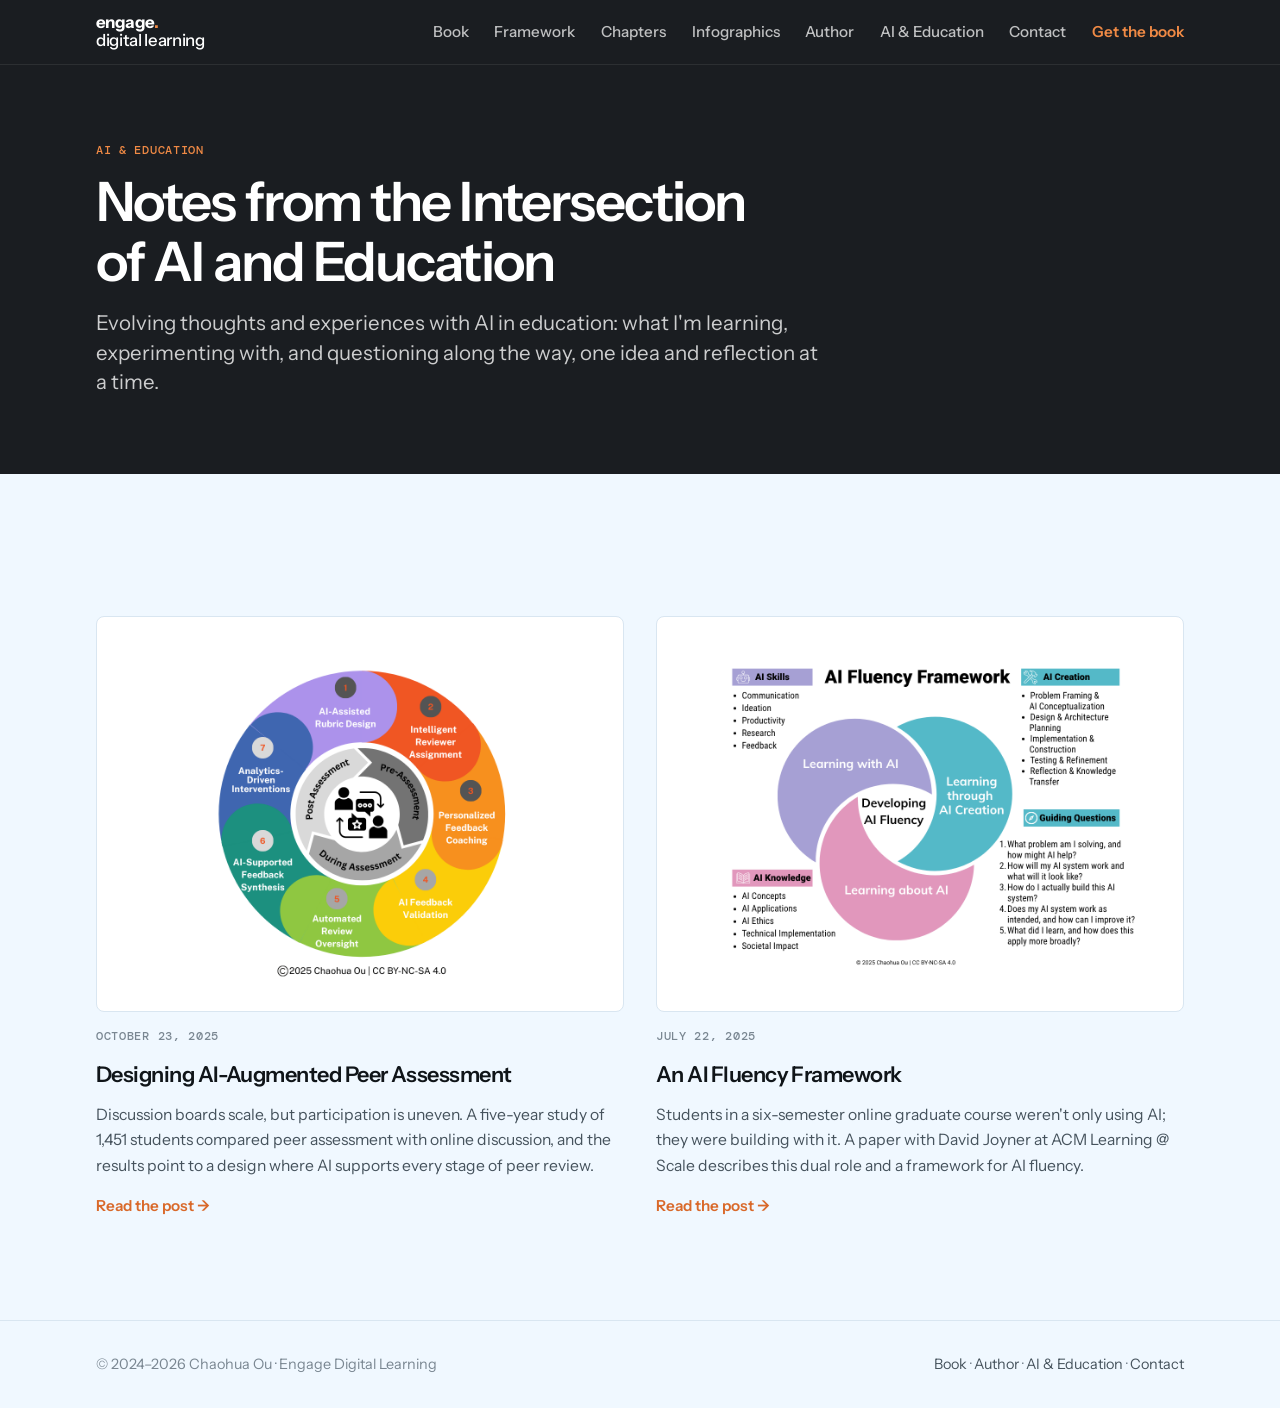
<file: blog/index.html>
<!doctype html>
<html lang="en">
<head>
<meta charset="utf-8">
<meta name="viewport" content="width=device-width, initial-scale=1, viewport-fit=cover">
<title>AI &amp; Education: Notes on AI, Teaching and Learning · Engage Digital Learning</title>
<meta name="description" content="Essays by Chaohua Ou on AI in education, peer assessment, project-based learning, student engagement and online course design.">
<meta name="author" content="Chaohua Ou">
<meta name="robots" content="index, follow, max-image-preview:large">
<link rel="canonical" href="https://engagedigitallearning.com/blog/">
<meta property="og:site_name" content="Engage Digital Learning">
<meta property="og:locale" content="en_US">
<meta property="og:url" content="https://engagedigitallearning.com/blog/">
<meta property="og:title" content="AI &amp; Education: Notes on AI, Teaching and Learning · Engage Digital Learning">
<meta property="og:description" content="Essays by Chaohua Ou on AI in education, peer assessment, project-based learning, student engagement and online course design.">
<meta property="og:type" content="website">
<meta property="og:image" content="https://engagedigitallearning.com/images/book-cover.jpg">
<meta name="twitter:card" content="summary_large_image">
<meta name="twitter:title" content="AI &amp; Education: Notes on AI, Teaching and Learning · Engage Digital Learning">
<meta name="twitter:description" content="Essays by Chaohua Ou on AI in education, peer assessment, project-based learning, student engagement and online course design.">
<meta name="twitter:image" content="https://engagedigitallearning.com/images/book-cover.jpg">
<link rel="preconnect" href="https://fonts.googleapis.com">
<link rel="preconnect" href="https://fonts.gstatic.com" crossorigin>
<link rel="stylesheet" href="https://fonts.googleapis.com/css2?family=Instrument+Sans:ital,wght@0,400;0,500;0,600;0,700;1,400&family=DM+Mono:wght@400;500&display=swap">
<link rel="stylesheet" href="../assets/site.css">
<script type="application/ld+json">{
 "@context": "https://schema.org",
 "@type": "Blog",
 "@id": "https://engagedigitallearning.com/blog/#blog",
 "url": "https://engagedigitallearning.com/blog/",
 "name": "AI & Education",
 "description": "Writing by Chaohua Ou on AI, student engagement and digital learning design.",
 "author": {
  "@type": "Person",
  "@id": "https://engagedigitallearning.com/#author",
  "name": "Chaohua Ou",
  "url": "https://engagedigitallearning.com/#author",
  "image": "https://engagedigitallearning.com/images/chaohua-ou.jpg",
  "jobTitle": "Director of Data and Learning Technologies",
  "worksFor": {
   "@type": "Organization",
   "name": "Lastinger Center for Learning, University of Florida",
   "url": "https://lastinger.center.ufl.edu/"
  },
  "knowsAbout": [
   "online learning",
   "instructional design",
   "student engagement",
   "educational technology",
   "AI in education",
   "peer assessment"
  ]
 },
 "inLanguage": "en-US",
 "blogPost": [
  {
   "@type": "BlogPosting",
   "@id": "https://engagedigitallearning.com/blog/designing-ai-augmented-peer-assessment/",
   "url": "https://engagedigitallearning.com/blog/designing-ai-augmented-peer-assessment/",
   "headline": "Designing AI-Augmented Peer Assessment",
   "datePublished": "2025-10-23",
   "image": "https://engagedigitallearning.com/images/ai-augmented-peer-assessment.png"
  },
  {
   "@type": "BlogPosting",
   "@id": "https://engagedigitallearning.com/blog/ai-fluency-framework/",
   "url": "https://engagedigitallearning.com/blog/ai-fluency-framework/",
   "headline": "An AI Fluency Framework",
   "datePublished": "2025-07-22",
   "image": "https://engagedigitallearning.com/images/ai-fluency-framework.png"
  }
 ]
}</script>
</head>
<body>

<header>
  <nav class="wrap nav" aria-label="Main">
    <a class="brand" href="../index.html">engage<em>.</em><span>digital learning</span></a>
    <button class="menu-btn" id="menuBtn" aria-expanded="false" aria-controls="menu">Menu</button>
    <ul id="menu">
      <li><a href="../index.html#book">Book</a></li>
      <li><a href="../index.html#framework">Framework</a></li>
      <li><a href="../index.html#inside">Chapters</a></li>
      <li><a href="../index.html#infographics">Infographics</a></li>
      <li><a href="../index.html#author">Author</a></li>
      <li><a href="../blog/">AI &amp; Education</a></li>
      <li><a href="../index.html#contact">Contact</a></li>
      <li><a class="buy" href="https://www.routledge.com/Designing-Socially-Dynamic-Digital-Learning-Technologies-and-Strategies-for-Student-Engagement/Ou/p/book/9781032436012" target="_blank" rel="noopener">Get the book</a></li>
    </ul>
  </nav>
</header>

<main id="top">
<section class="hero post-hero">
  <div class="wrap">
    <p class="eyebrow">AI &amp; Education</p>
    <h1>Notes from the Intersection of AI and Education</h1>
    <p class="deck">Evolving thoughts and experiences with AI in education: what I'm learning, experimenting with, and questioning along the way, one idea and reflection at a time.</p>
  </div>
</section>
<section>
  <div class="wrap">
    <div class="posts">
<article class="post">
  <a class="img" href="../blog/designing-ai-augmented-peer-assessment/"><img loading="lazy" src="../images/ai-augmented-peer-assessment.png" alt="Seven elements of AI-augmented peer assessment arranged across pre-, during- and post-assessment stages"></a>
  <time datetime="2025-10-23">October 23, 2025</time>
  <h3><a href="../blog/designing-ai-augmented-peer-assessment/">Designing AI-Augmented Peer Assessment</a></h3>
  <p>Discussion boards scale, but participation is uneven. A five-year study of 1,451 students compared peer assessment with online discussion, and the results point to a design where AI supports every stage of peer review.</p>
  <a class="more" href="../blog/designing-ai-augmented-peer-assessment/">Read the post →</a>
</article>
<article class="post">
  <a class="img" href="../blog/ai-fluency-framework/"><img loading="lazy" src="../images/ai-fluency-framework.png" alt="AI Fluency Framework: three overlapping circles for learning with AI, learning about AI and learning through AI creation, with AI skills, AI knowledge and AI creation around them"></a>
  <time datetime="2025-07-22">July 22, 2025</time>
  <h3><a href="../blog/ai-fluency-framework/">An AI Fluency Framework</a></h3>
  <p>Students in a six-semester online graduate course weren't only using AI; they were building with it. A paper with David Joyner at ACM Learning @ Scale describes this dual role and a framework for AI fluency.</p>
  <a class="more" href="../blog/ai-fluency-framework/">Read the post →</a>
</article>
    </div>
  </div>
</section>
</main>

<footer>
  <div class="wrap">
    <span>© 2024–2026 Chaohua Ou · Engage Digital Learning</span>
    <span><a href="../index.html#book">Book</a> · <a href="../index.html#author">Author</a> · <a href="../blog/">AI &amp; Education</a> · <a href="../index.html#contact">Contact</a></span>
  </div>
</footer>

<script src="../assets/site.js"></script>
</body>
</html>
</file>
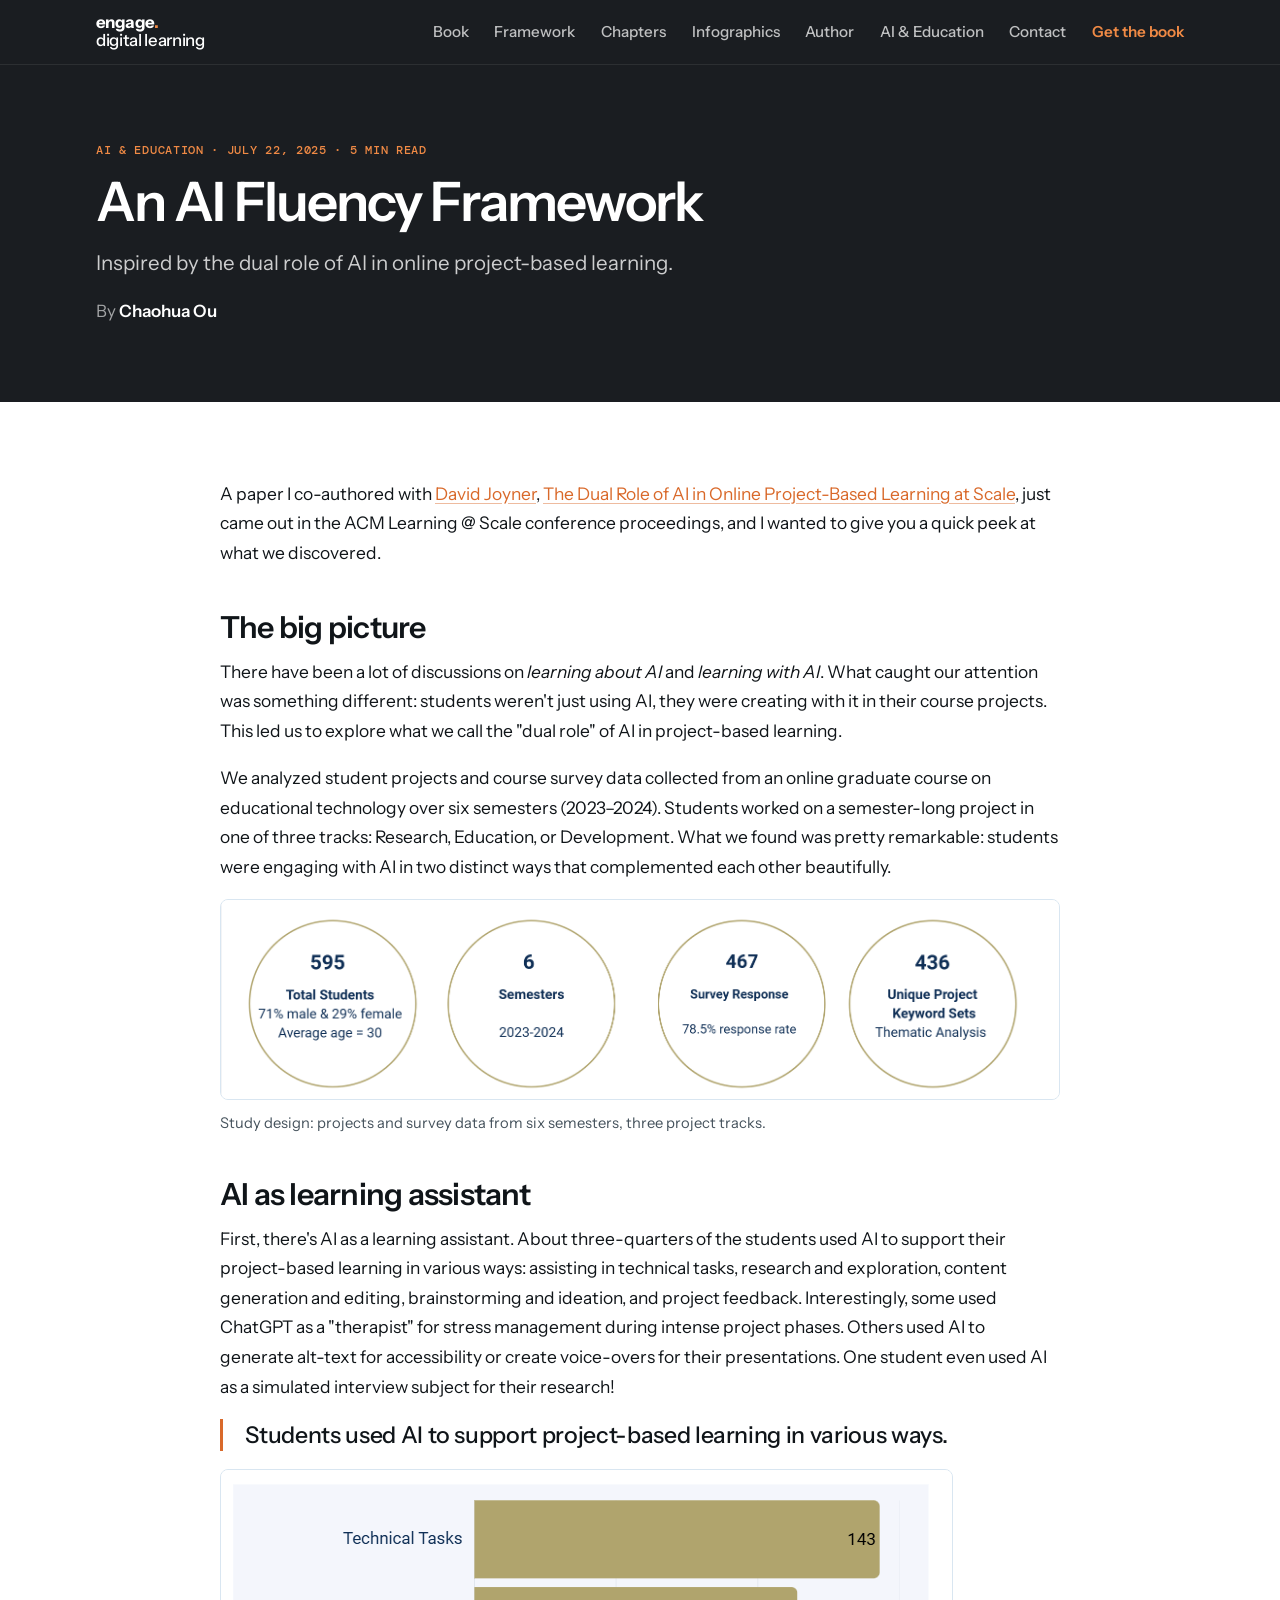
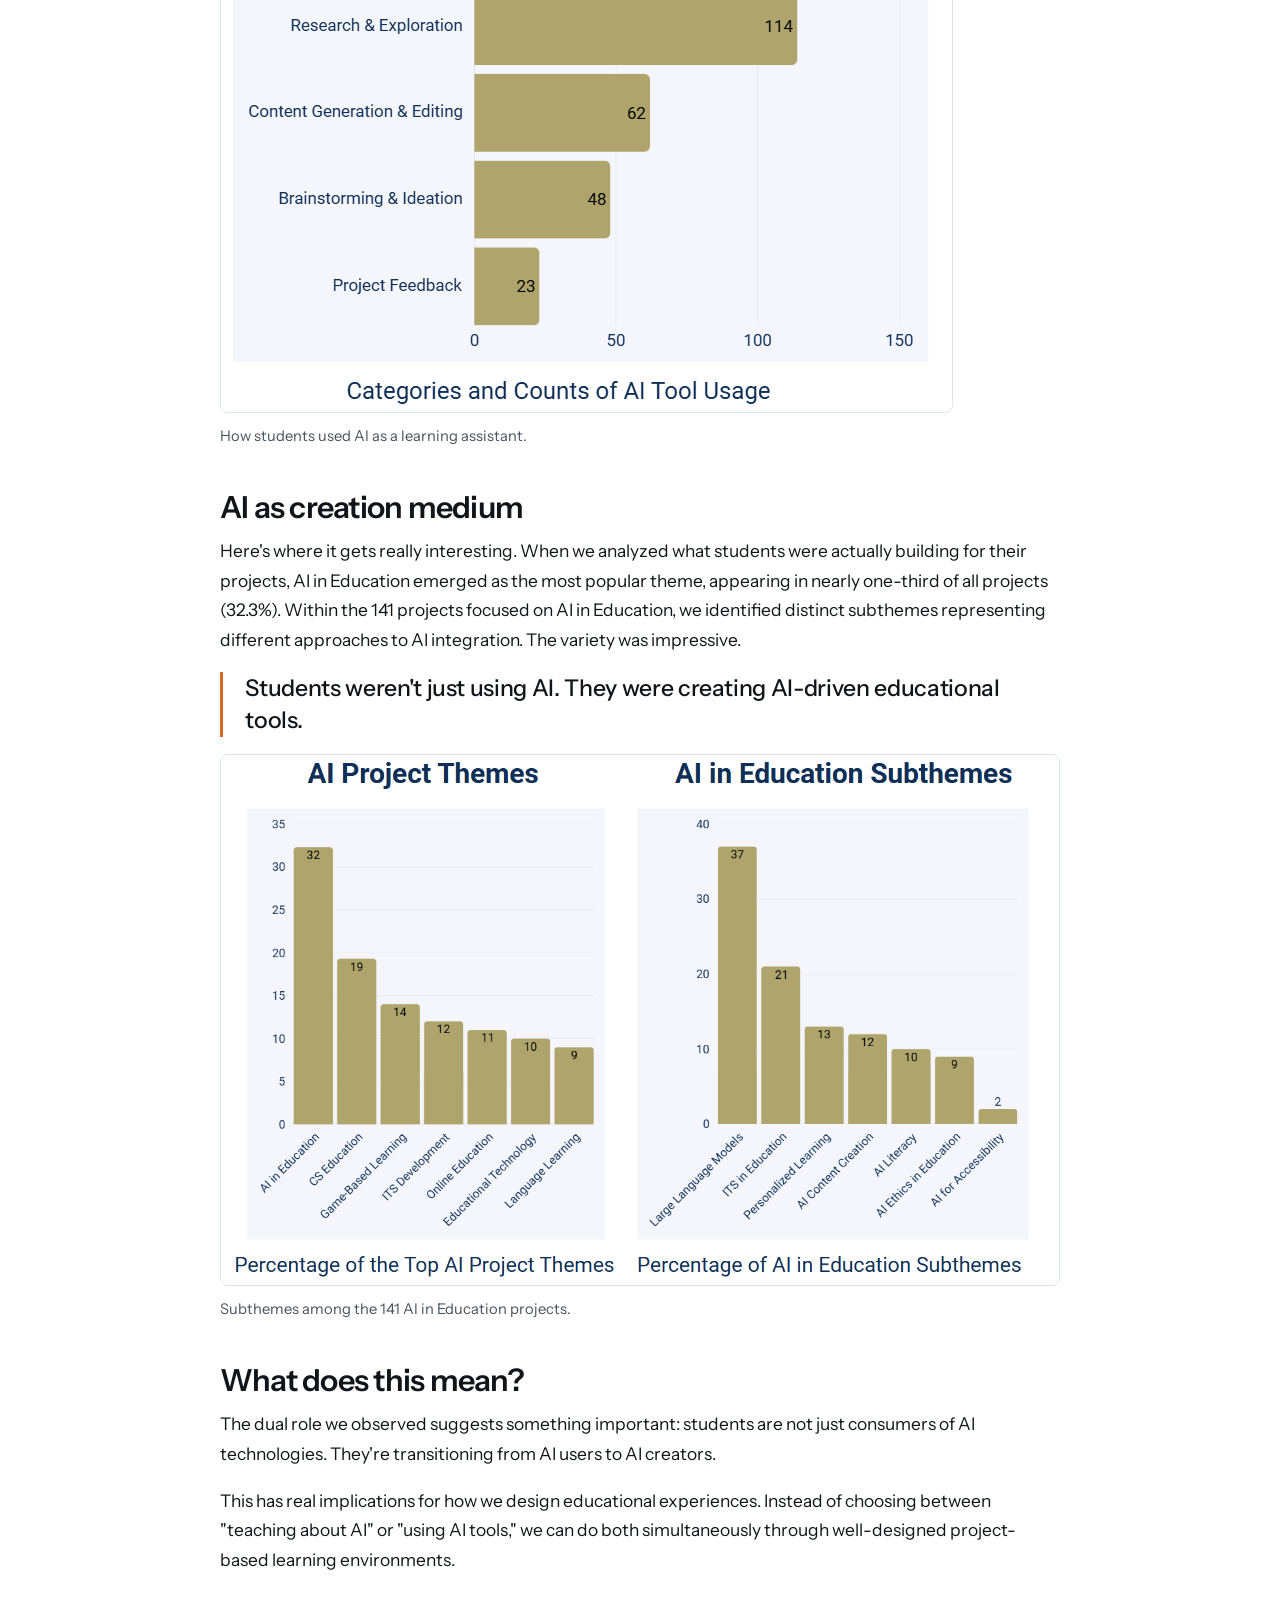
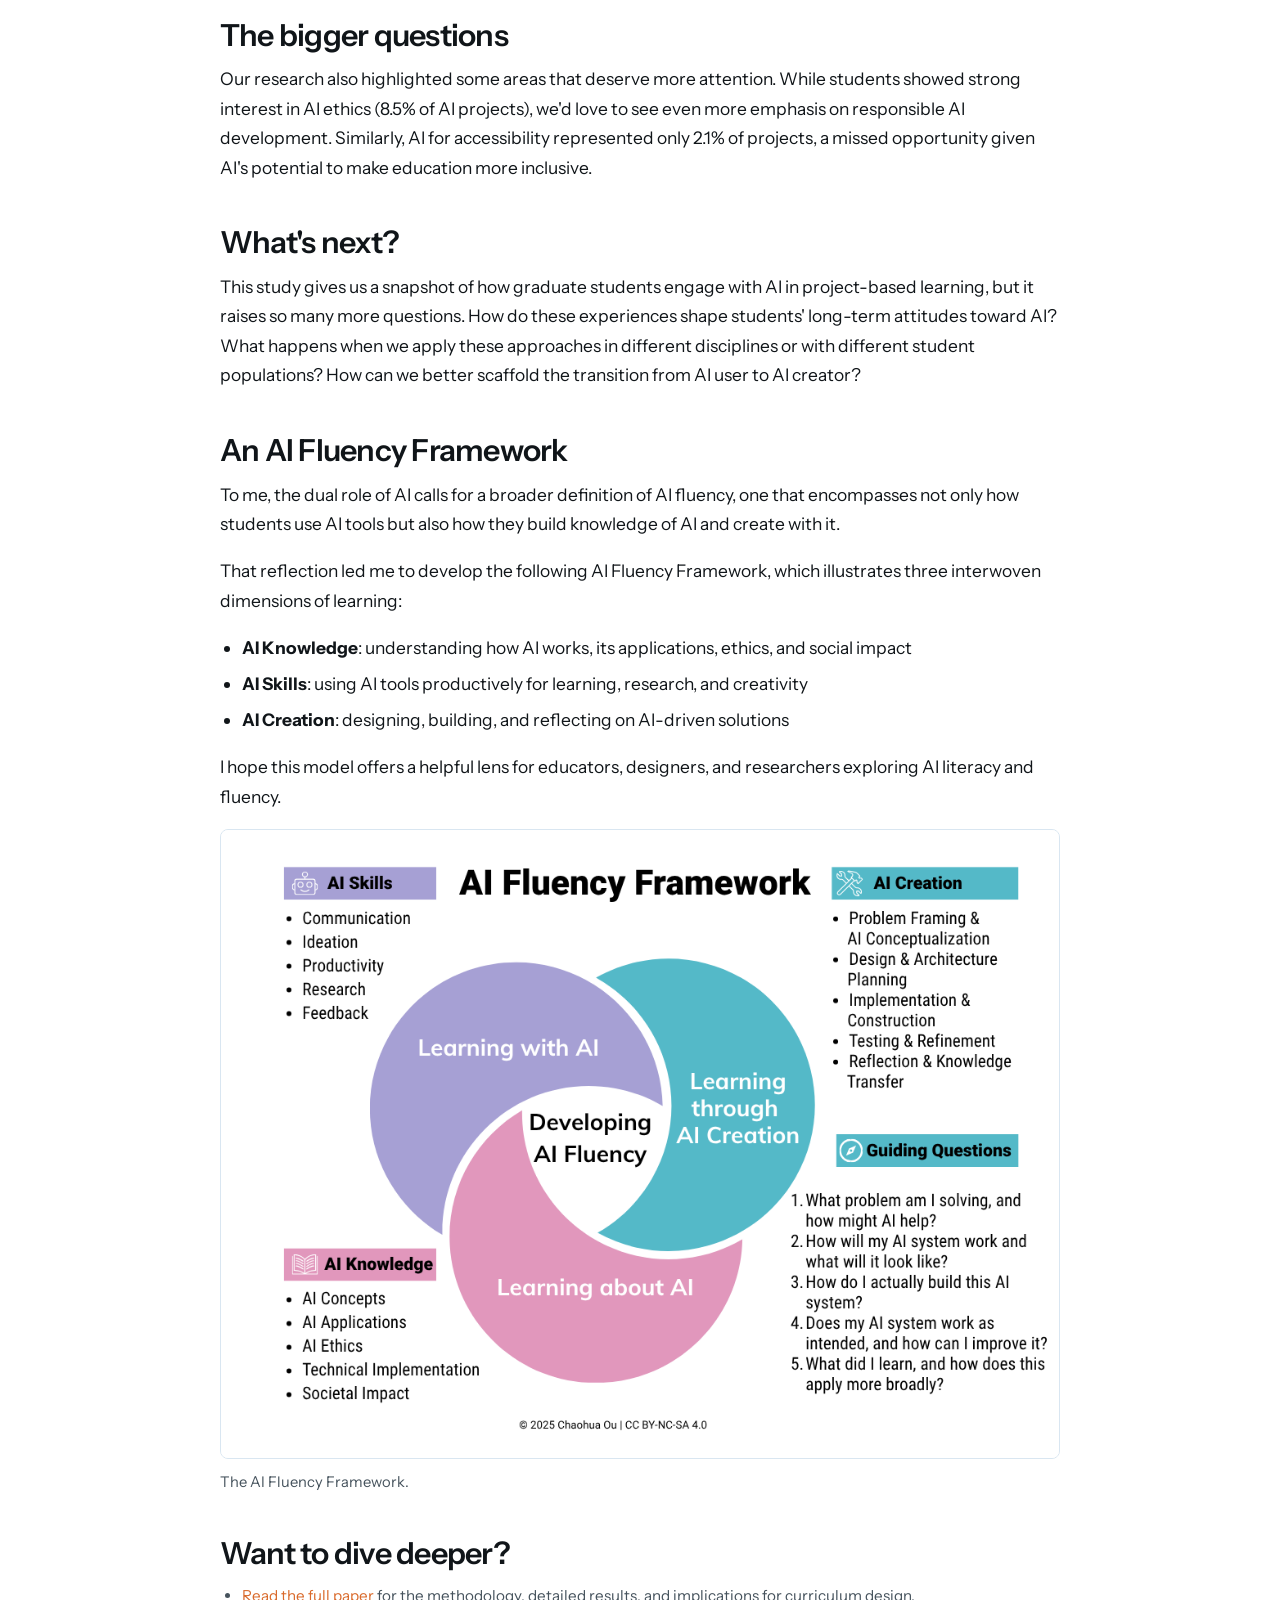
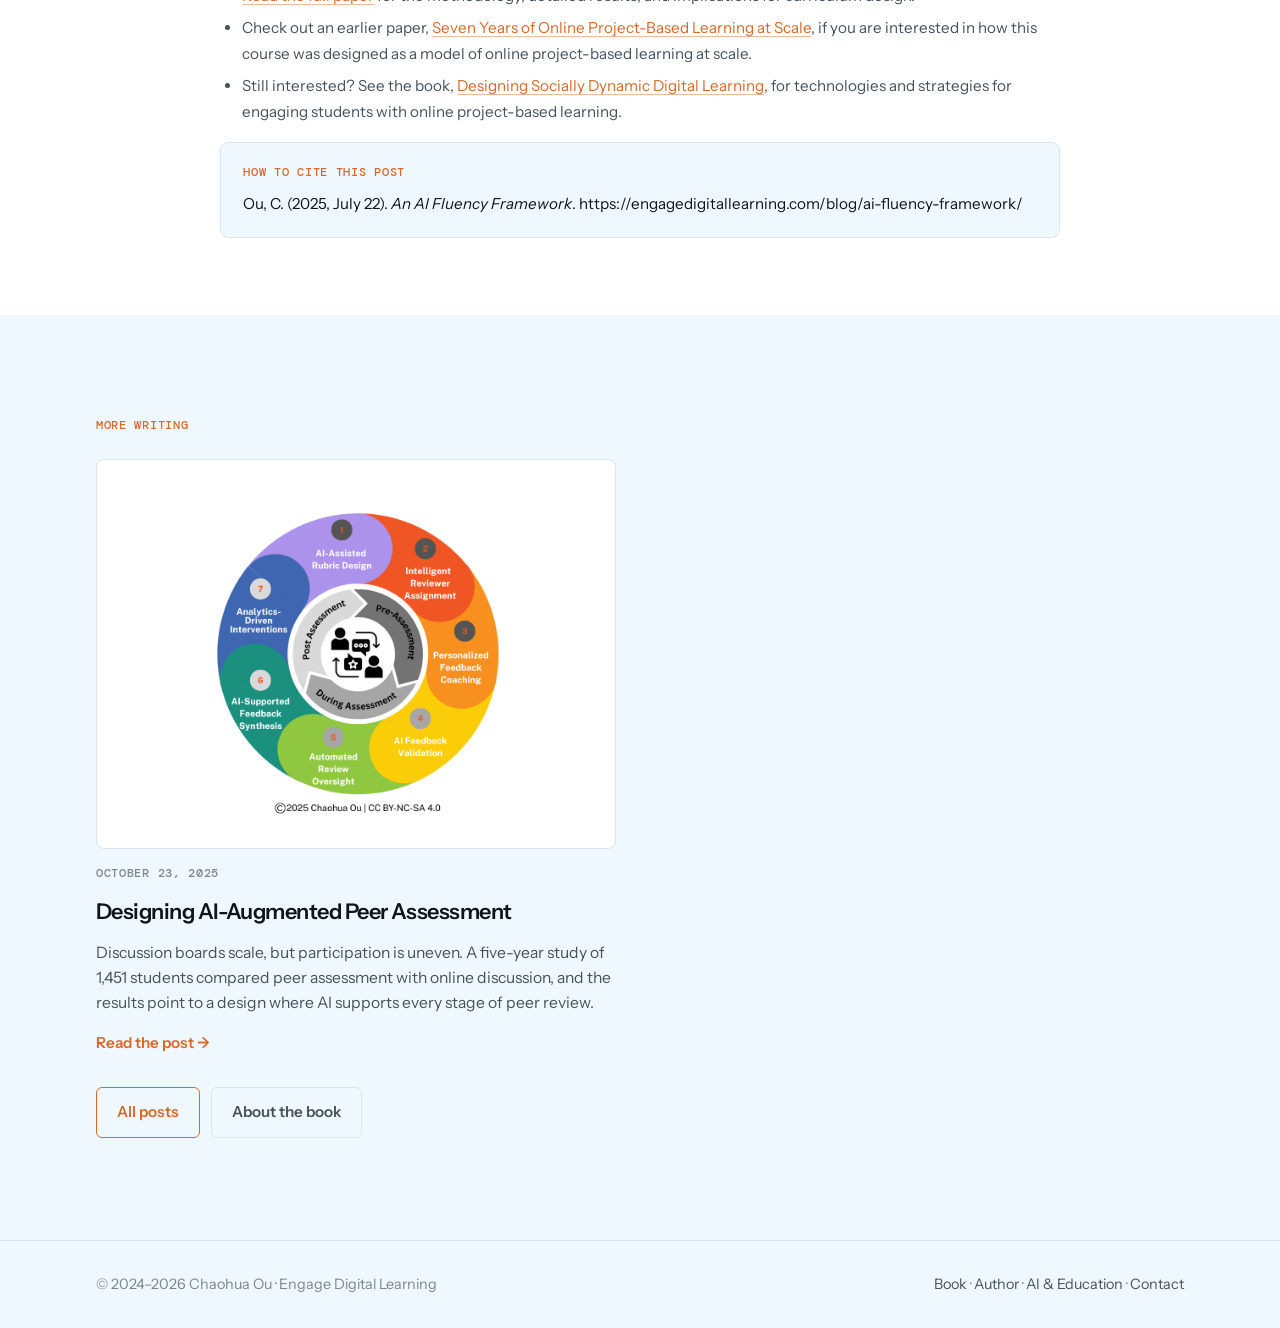
<file: blog/ai-fluency-framework/index.html>
<!doctype html>
<html lang="en">
<head>
<meta charset="utf-8">
<meta name="viewport" content="width=device-width, initial-scale=1, viewport-fit=cover">
<title>An AI Fluency Framework · Engage Digital Learning</title>
<meta name="description" content="Students in a six-semester online graduate course weren't only using AI; they were building with it. A paper with David Joyner at ACM Learning @ Scale describes this dual role and a framework for AI fluency.">
<meta name="author" content="Chaohua Ou">
<meta name="robots" content="index, follow, max-image-preview:large">
<link rel="canonical" href="https://engagedigitallearning.com/blog/ai-fluency-framework/">
<meta property="og:site_name" content="Engage Digital Learning">
<meta property="og:locale" content="en_US">
<meta property="og:url" content="https://engagedigitallearning.com/blog/ai-fluency-framework/">
<meta property="og:title" content="An AI Fluency Framework · Engage Digital Learning">
<meta property="og:description" content="Students in a six-semester online graduate course weren't only using AI; they were building with it. A paper with David Joyner at ACM Learning @ Scale describes this dual role and a framework for AI fluency.">
<meta property="og:type" content="article">
<meta property="og:image" content="https://engagedigitallearning.com/images/ai-fluency-framework.png">
<meta property="og:image:alt" content="AI Fluency Framework: three overlapping circles for learning with AI, learning about AI and learning through AI creation, with AI skills, AI knowledge and AI creation around them">
<meta property="article:published_time" content="2025-07-22">
<meta property="article:author" content="Chaohua Ou">
<meta property="article:section" content="AI &amp; Education">
<meta name="twitter:card" content="summary_large_image">
<meta name="twitter:title" content="An AI Fluency Framework · Engage Digital Learning">
<meta name="twitter:description" content="Students in a six-semester online graduate course weren't only using AI; they were building with it. A paper with David Joyner at ACM Learning @ Scale describes this dual role and a framework for AI fluency.">
<meta name="twitter:image" content="https://engagedigitallearning.com/images/ai-fluency-framework.png">
<link rel="preconnect" href="https://fonts.googleapis.com">
<link rel="preconnect" href="https://fonts.gstatic.com" crossorigin>
<link rel="stylesheet" href="https://fonts.googleapis.com/css2?family=Instrument+Sans:ital,wght@0,400;0,500;0,600;0,700;1,400&family=DM+Mono:wght@400;500&display=swap">
<link rel="stylesheet" href="../../assets/site.css">
<script type="application/ld+json">{
 "@context": "https://schema.org",
 "@type": "BlogPosting",
 "@id": "https://engagedigitallearning.com/blog/ai-fluency-framework/",
 "mainEntityOfPage": "https://engagedigitallearning.com/blog/ai-fluency-framework/",
 "url": "https://engagedigitallearning.com/blog/ai-fluency-framework/",
 "headline": "An AI Fluency Framework",
 "alternativeHeadline": "Inspired by the dual role of AI in online project-based learning.",
 "description": "Students in a six-semester online graduate course weren't only using AI; they were building with it. A paper with David Joyner at ACM Learning @ Scale describes this dual role and a framework for AI fluency.",
 "image": {
  "@type": "ImageObject",
  "url": "https://engagedigitallearning.com/images/ai-fluency-framework.png",
  "caption": "AI Fluency Framework: three overlapping circles for learning with AI, learning about AI and learning through AI creation, with AI skills, AI knowledge and AI creation around them"
 },
 "datePublished": "2025-07-22",
 "dateModified": "2025-07-22",
 "author": {
  "@type": "Person",
  "@id": "https://engagedigitallearning.com/#author",
  "name": "Chaohua Ou",
  "url": "https://engagedigitallearning.com/#author",
  "image": "https://engagedigitallearning.com/images/chaohua-ou.jpg",
  "jobTitle": "Director of Data and Learning Technologies",
  "worksFor": {
   "@type": "Organization",
   "name": "Lastinger Center for Learning, University of Florida",
   "url": "https://lastinger.center.ufl.edu/"
  },
  "knowsAbout": [
   "online learning",
   "instructional design",
   "student engagement",
   "educational technology",
   "AI in education",
   "peer assessment"
  ]
 },
 "publisher": {
  "@type": "Organization",
  "name": "Engage Digital Learning",
  "url": "https://engagedigitallearning.com/",
  "logo": {
   "@type": "ImageObject",
   "url": "https://engagedigitallearning.com/images/book-cover.jpg"
  }
 },
 "inLanguage": "en-US",
 "isPartOf": {
  "@type": "Blog",
  "@id": "https://engagedigitallearning.com/blog/#blog",
  "name": "AI & Education"
 },
 "keywords": [
  "AI in education",
  "online learning",
  "student engagement"
 ],
 "isAccessibleForFree": true
}</script>
</head>
<body>

<header>
  <nav class="wrap nav" aria-label="Main">
    <a class="brand" href="../../index.html">engage<em>.</em><span>digital learning</span></a>
    <button class="menu-btn" id="menuBtn" aria-expanded="false" aria-controls="menu">Menu</button>
    <ul id="menu">
      <li><a href="../../index.html#book">Book</a></li>
      <li><a href="../../index.html#framework">Framework</a></li>
      <li><a href="../../index.html#inside">Chapters</a></li>
      <li><a href="../../index.html#infographics">Infographics</a></li>
      <li><a href="../../index.html#author">Author</a></li>
      <li><a href="../../blog/">AI &amp; Education</a></li>
      <li><a href="../../index.html#contact">Contact</a></li>
      <li><a class="buy" href="https://www.routledge.com/Designing-Socially-Dynamic-Digital-Learning-Technologies-and-Strategies-for-Student-Engagement/Ou/p/book/9781032436012" target="_blank" rel="noopener">Get the book</a></li>
    </ul>
  </nav>
</header>

<main id="top">
<section class="hero post-hero">
  <div class="wrap">
    <p class="eyebrow"><a href="../../blog/">AI &amp; Education</a> · <time datetime="2025-07-22">July 22, 2025</time> · 5 min read</p>
    <h1>An AI Fluency Framework</h1>
    <p class="deck">Inspired by the dual role of AI in online project-based learning.</p>
    <p class="by">By <b>Chaohua Ou</b></p>
  </div>
</section>

<article class="post-body">
  <div class="wrap">
    <div class="prose">

<p>A paper I co-authored with <a href="https://www.davidjoyner.net/" target="_blank" rel="noopener">David Joyner</a>, <a href="https://dl.acm.org/doi/abs/10.1145/3698205.3733950" target="_blank" rel="noopener">The Dual Role of AI in Online Project-Based Learning at Scale</a>, just came out in the ACM Learning @ Scale conference proceedings, and I wanted to give you a quick peek at what we discovered.</p>

<h2>The big picture</h2>
<p>There have been a lot of discussions on <em>learning about AI</em> and <em>learning with AI</em>. What caught our attention was something different: students weren't just using AI, they were creating with it in their course projects. This led us to explore what we call the "dual role" of AI in project-based learning.</p>
<p>We analyzed student projects and course survey data collected from an online graduate course on educational technology over six semesters (2023–2024). Students worked on a semester-long project in one of three tracks: Research, Education, or Development. What we found was pretty remarkable: students were engaging with AI in two distinct ways that complemented each other beautifully.</p>
<figure class="fig">
  <img loading="lazy" src="../../images/dual-role-method.png" alt="Study method: student projects and survey data from six semesters across Research, Education and Development tracks">
  <figcaption>Study design: projects and survey data from six semesters, three project tracks.</figcaption>
</figure>

<h2>AI as learning assistant</h2>
<p>First, there's AI as a learning assistant. About three-quarters of the students used AI to support their project-based learning in various ways: assisting in technical tasks, research and exploration, content generation and editing, brainstorming and ideation, and project feedback. Interestingly, some used ChatGPT as a "therapist" for stress management during intense project phases. Others used AI to generate alt-text for accessibility or create voice-overs for their presentations. One student even used AI as a simulated interview subject for their research!</p>
<blockquote class="pull">Students used AI to support project-based learning in various ways.</blockquote>
<figure class="fig">
  <img loading="lazy" src="../../images/ai-tool-usage.png" alt="Chart of how students used AI tools in their projects: technical tasks, research, content generation, brainstorming, feedback">
  <figcaption>How students used AI as a learning assistant.</figcaption>
</figure>

<h2>AI as creation medium</h2>
<p>Here's where it gets really interesting. When we analyzed what students were actually building for their projects, AI in Education emerged as the most popular theme, appearing in nearly one-third of all projects (32.3%). Within the 141 projects focused on AI in Education, we identified distinct subthemes representing different approaches to AI integration. The variety was impressive.</p>
<blockquote class="pull">Students weren't just using AI. They were creating AI-driven educational tools.</blockquote>
<figure class="fig">
  <img loading="lazy" src="../../images/ai-projects.png" alt="Chart of AI in Education project subthemes among 141 student projects">
  <figcaption>Subthemes among the 141 AI in Education projects.</figcaption>
</figure>

<h2>What does this mean?</h2>
<p>The dual role we observed suggests something important: students are not just consumers of AI technologies. They're transitioning from AI users to AI creators.</p>
<p>This has real implications for how we design educational experiences. Instead of choosing between "teaching about AI" or "using AI tools," we can do both simultaneously through well-designed project-based learning environments.</p>

<h2>The bigger questions</h2>
<p>Our research also highlighted some areas that deserve more attention. While students showed strong interest in AI ethics (8.5% of AI projects), we'd love to see even more emphasis on responsible AI development. Similarly, AI for accessibility represented only 2.1% of projects, a missed opportunity given AI's potential to make education more inclusive.</p>

<h2>What's next?</h2>
<p>This study gives us a snapshot of how graduate students engage with AI in project-based learning, but it raises so many more questions. How do these experiences shape students' long-term attitudes toward AI? What happens when we apply these approaches in different disciplines or with different student populations? How can we better scaffold the transition from AI user to AI creator?</p>

<h2>An AI Fluency Framework</h2>
<p>To me, the dual role of AI calls for a broader definition of AI fluency, one that encompasses not only how students use AI tools but also how they build knowledge of AI and create with it.</p>
<p>That reflection led me to develop the following AI Fluency Framework, which illustrates three interwoven dimensions of learning:</p>
<ul>
  <li><strong>AI Knowledge</strong>: understanding how AI works, its applications, ethics, and social impact</li>
  <li><strong>AI Skills</strong>: using AI tools productively for learning, research, and creativity</li>
  <li><strong>AI Creation</strong>: designing, building, and reflecting on AI-driven solutions</li>
</ul>
<p>I hope this model offers a helpful lens for educators, designers, and researchers exploring AI literacy and fluency.</p>
<figure class="fig">
  <img loading="lazy" src="../../images/ai-fluency-framework.png" alt="AI Fluency Framework diagram: learning with AI, learning about AI, and learning through AI creation, surrounded by AI skills, AI knowledge, AI creation and guiding questions">
  <figcaption>The AI Fluency Framework.</figcaption>
</figure>

<h2>Want to dive deeper?</h2>
<ul class="refs">
  <li><a href="https://doi.org/10.1145/3698205.3733950">Read the full paper</a> for the methodology, detailed results, and implications for curriculum design.</li>
  <li>Check out an earlier paper, <a href="https://onlineinnovationsjournal.com/streams/scholarship-of-online-teaching-and-learning/558e61304d6df55a.html">Seven Years of Online Project-Based Learning at Scale</a>, if you are interested in how this course was designed as a model of online project-based learning at scale.</li>
  <li>Still interested? See the book, <a href="../../index.html">Designing Socially Dynamic Digital Learning</a>, for technologies and strategies for engaging students with online project-based learning.</li>
</ul>

<div class="cite">
  <p class="eyebrow">How to cite this post</p>
  <p>Ou, C. (2025, July 22). <em>An AI Fluency Framework</em>. https://engagedigitallearning.com/blog/ai-fluency-framework/</p>
</div>

    </div>
  </div>
</article>

<section class="band more-writing">
  <div class="wrap">
    <p class="eyebrow">More writing</p>
    <div class="posts">
<article class="post">
  <a class="img" href="../../blog/designing-ai-augmented-peer-assessment/"><img loading="lazy" src="../../images/ai-augmented-peer-assessment.png" alt="Seven elements of AI-augmented peer assessment arranged across pre-, during- and post-assessment stages"></a>
  <time datetime="2025-10-23">October 23, 2025</time>
  <h3><a href="../../blog/designing-ai-augmented-peer-assessment/">Designing AI-Augmented Peer Assessment</a></h3>
  <p>Discussion boards scale, but participation is uneven. A five-year study of 1,451 students compared peer assessment with online discussion, and the results point to a design where AI supports every stage of peer review.</p>
  <a class="more" href="../../blog/designing-ai-augmented-peer-assessment/">Read the post →</a>
</article>
    </div>
    <p style="margin-top:2rem"><a class="btn" href="../../blog/">All posts</a> <a class="btn ghost" href="../../index.html#book" style="margin-left:.5rem">About the book</a></p>
  </div>
</section>
</main>

<footer>
  <div class="wrap">
    <span>© 2024–2026 Chaohua Ou · Engage Digital Learning</span>
    <span><a href="../../index.html#book">Book</a> · <a href="../../index.html#author">Author</a> · <a href="../../blog/">AI &amp; Education</a> · <a href="../../index.html#contact">Contact</a></span>
  </div>
</footer>

<script src="../../assets/site.js"></script>
</body>
</html>
</file>
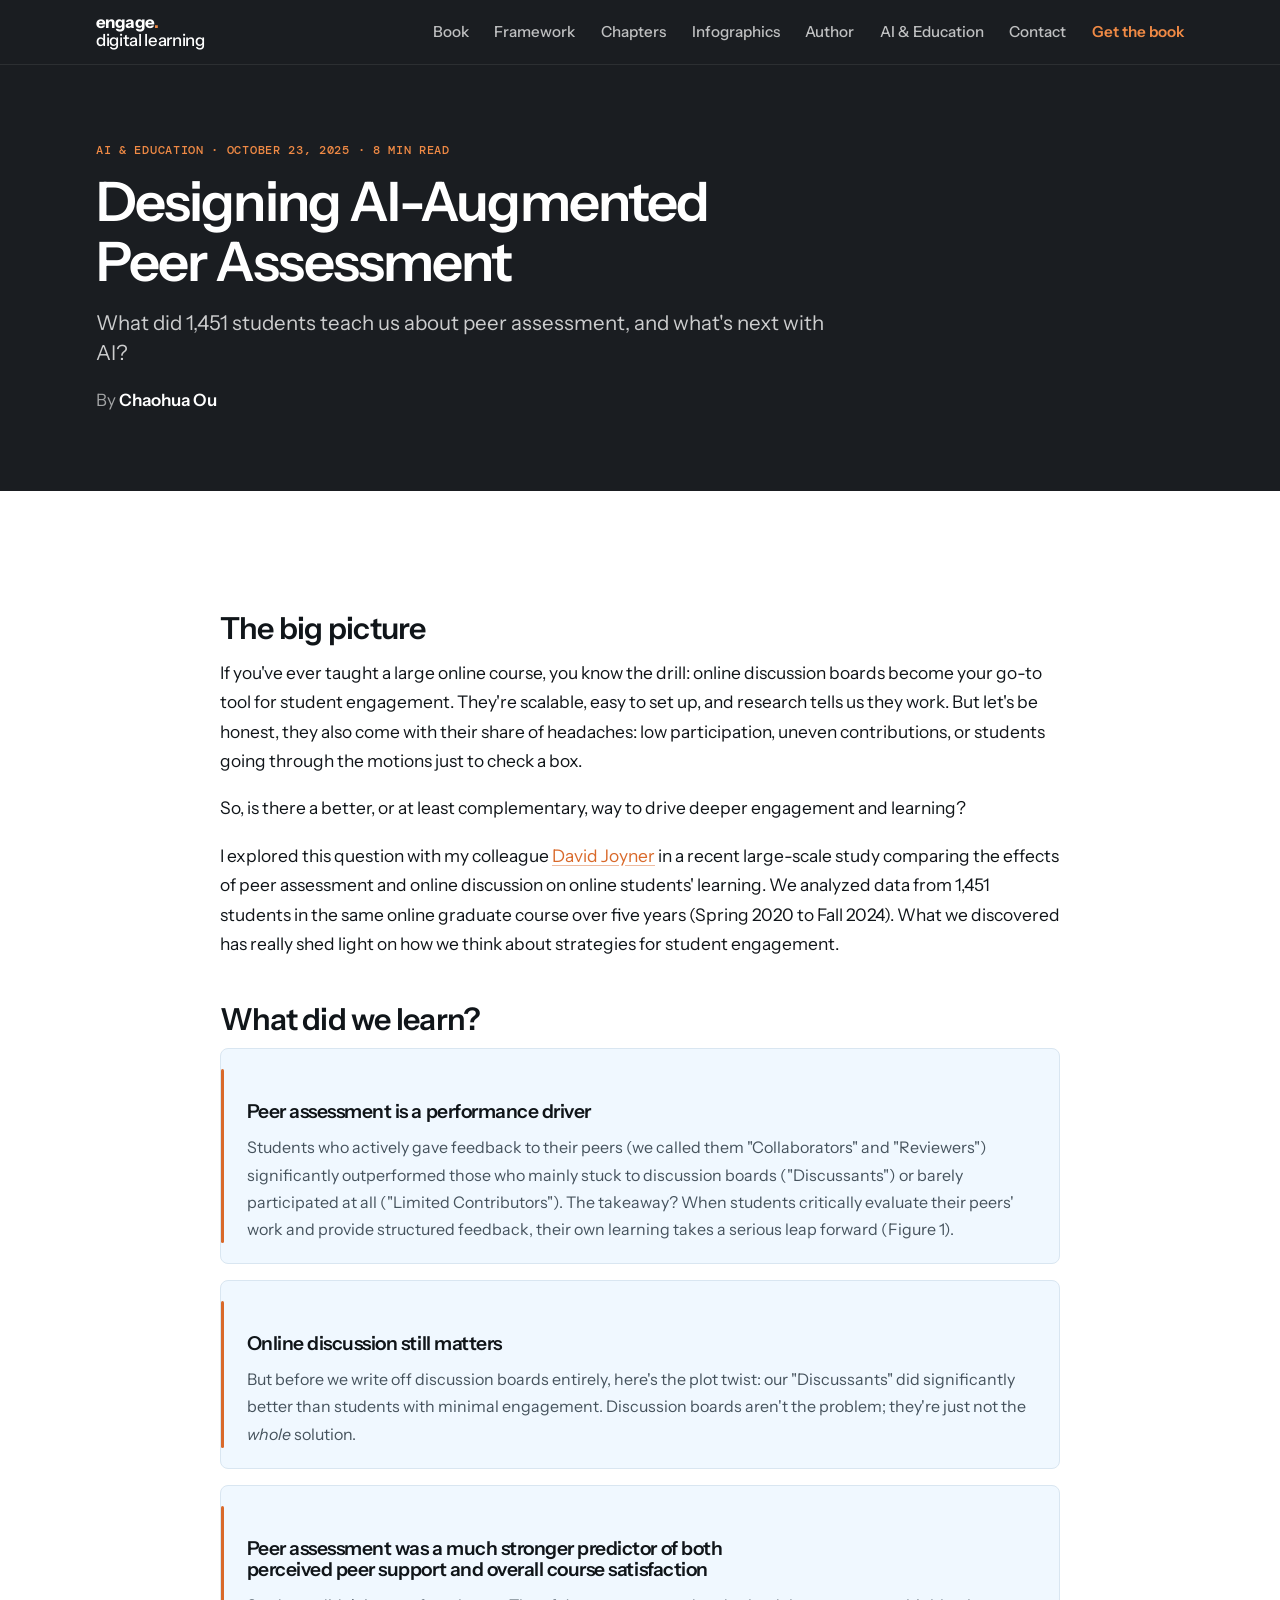
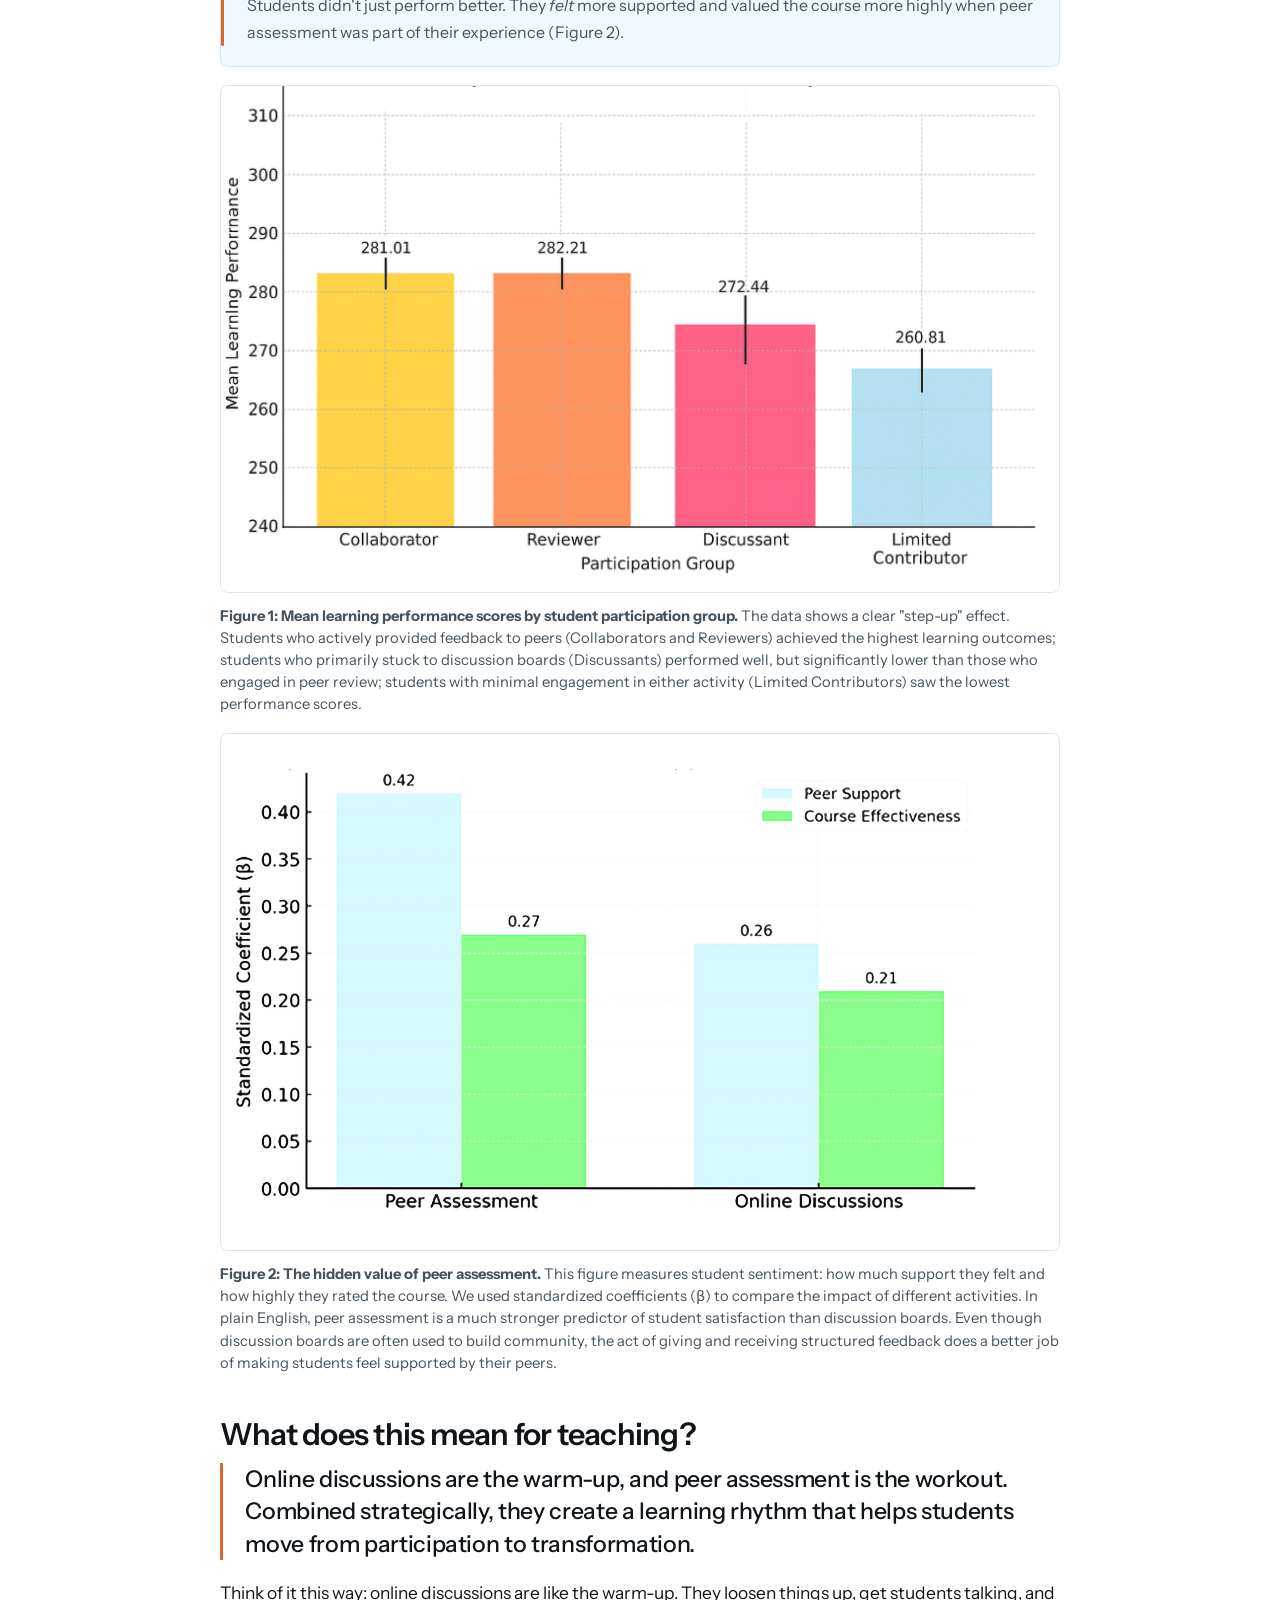
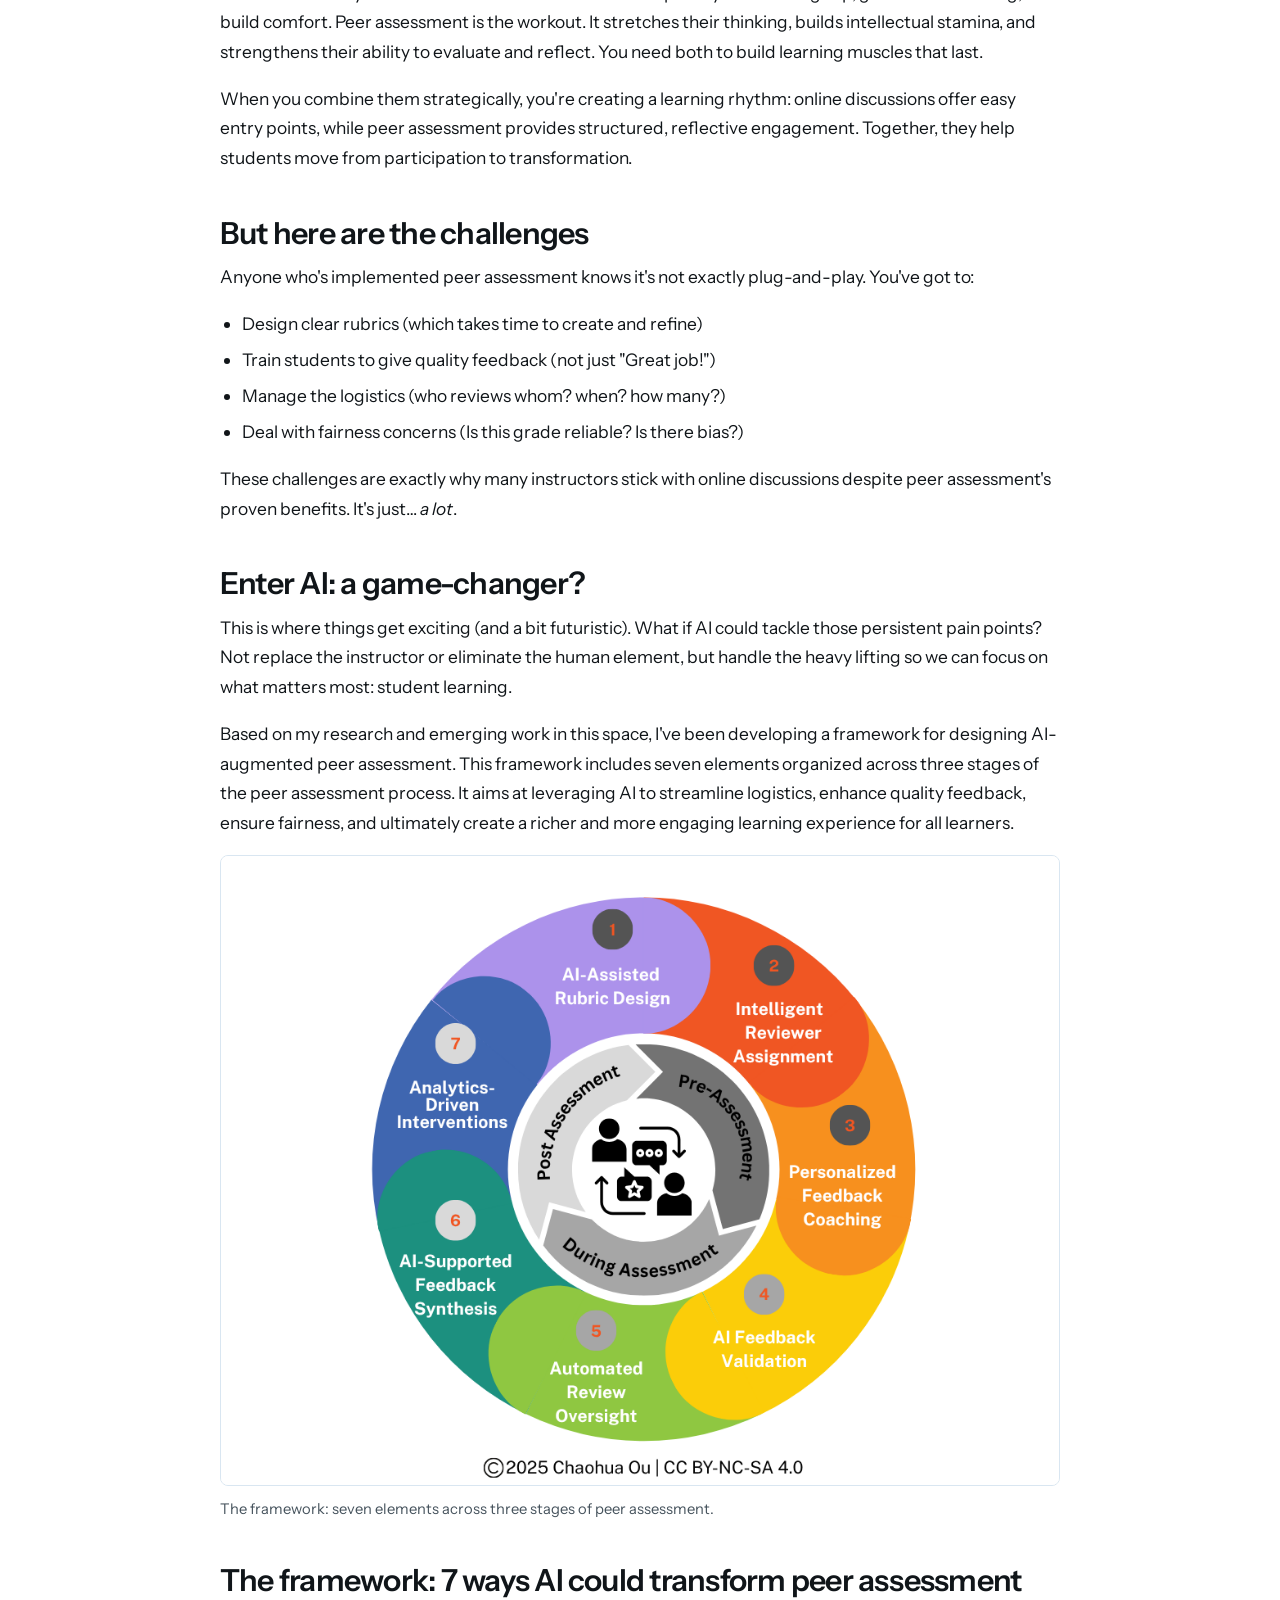
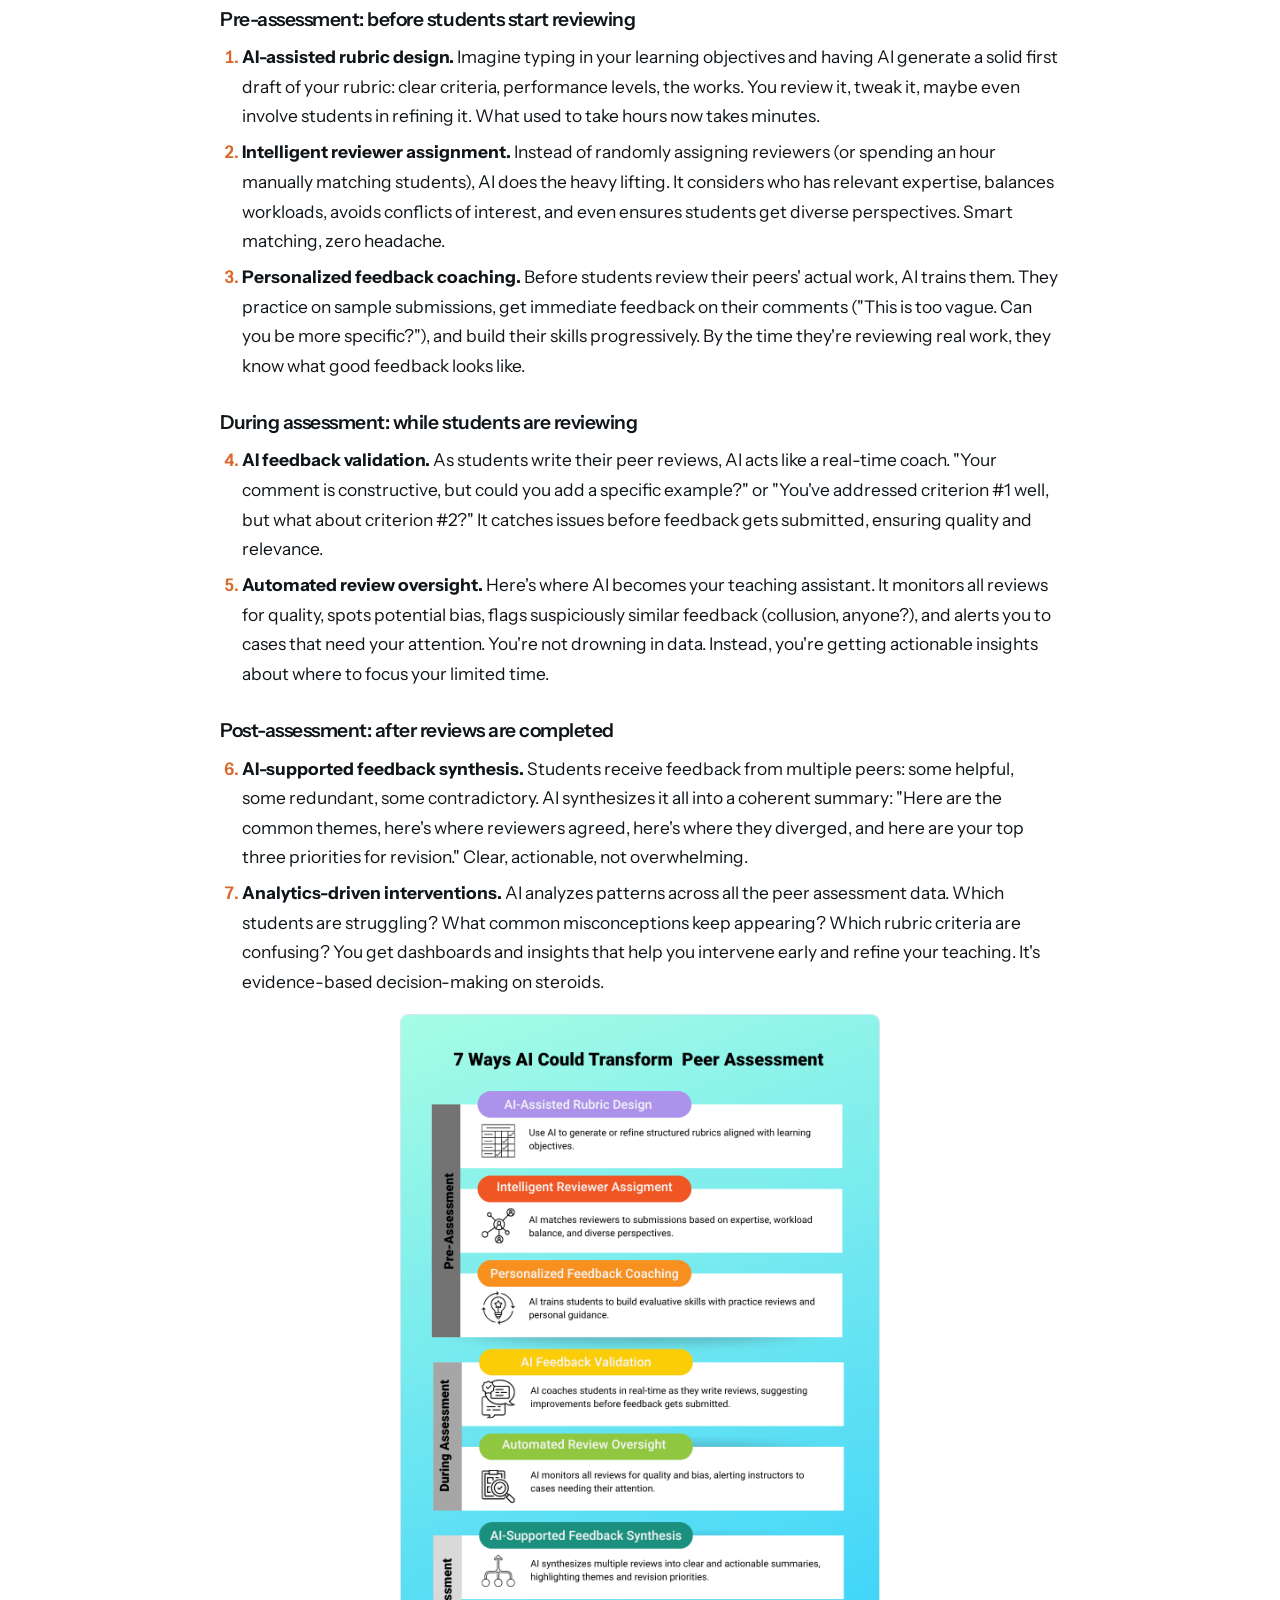
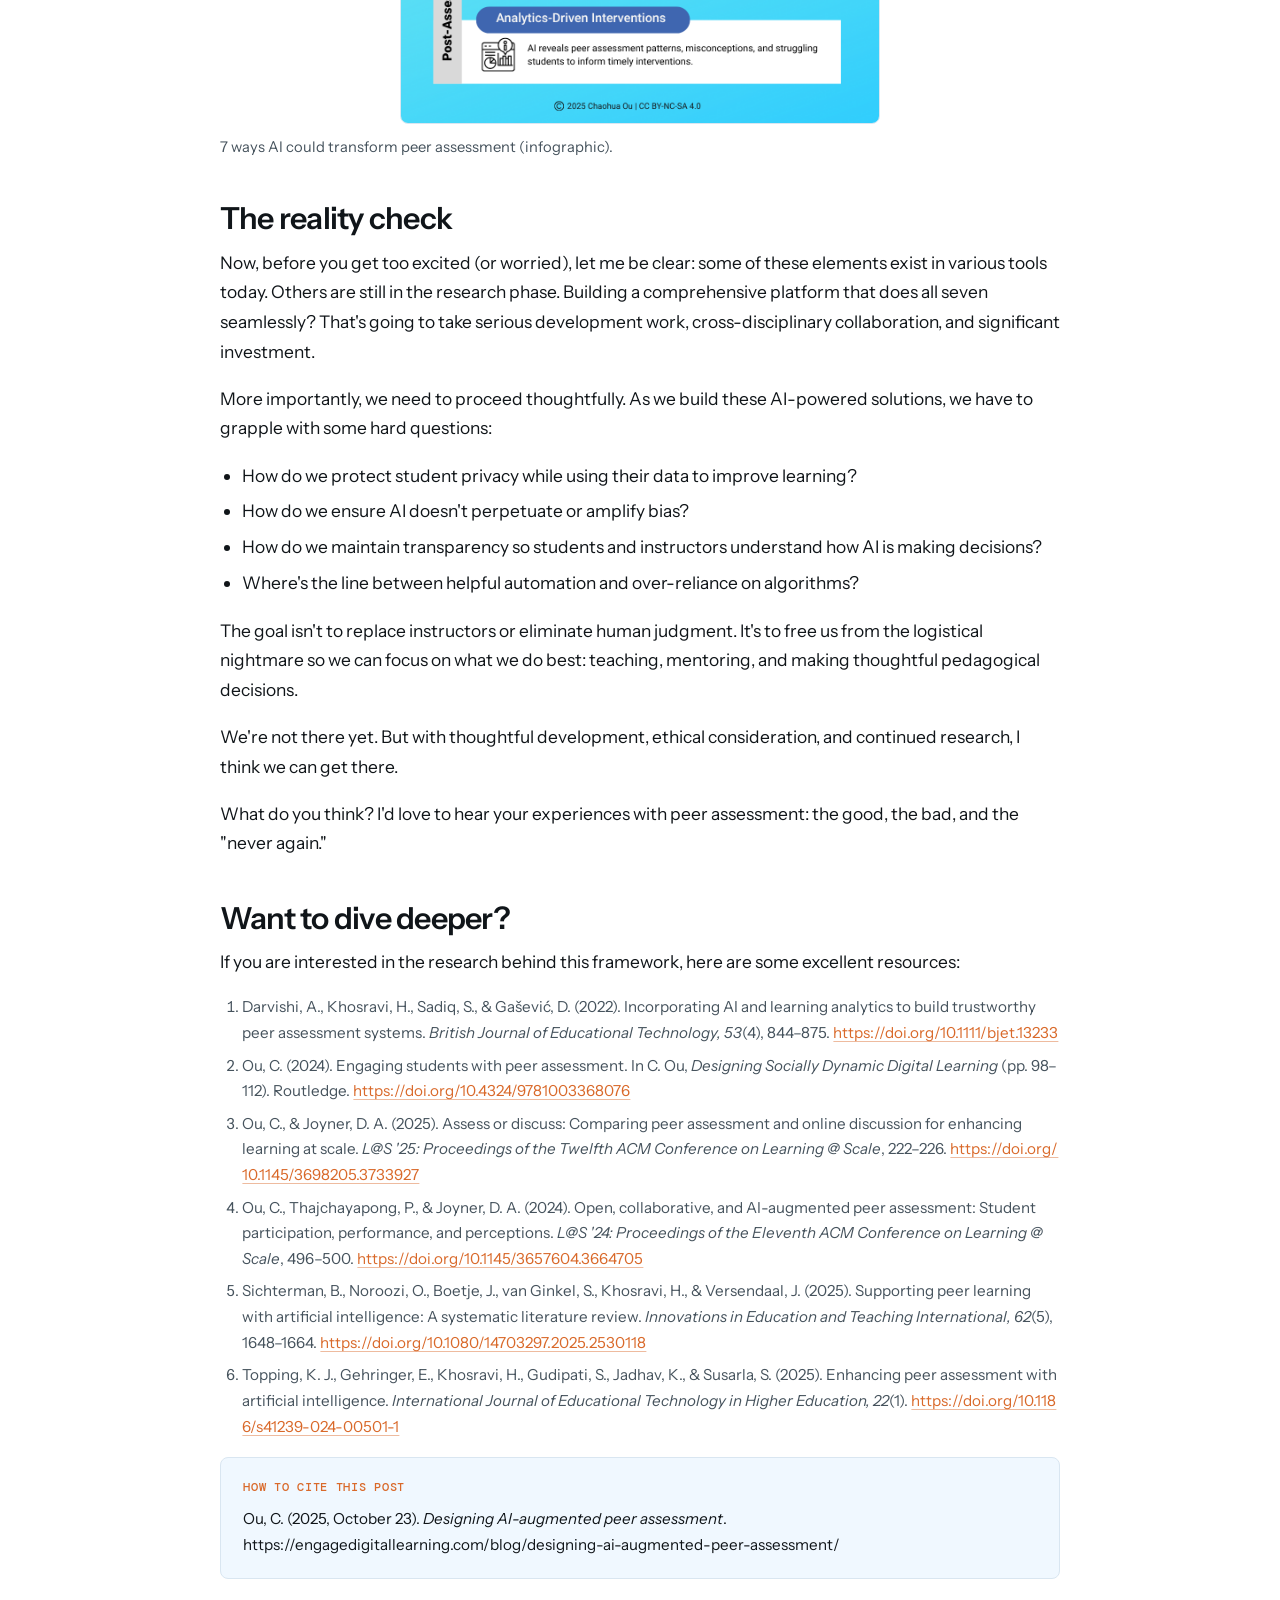
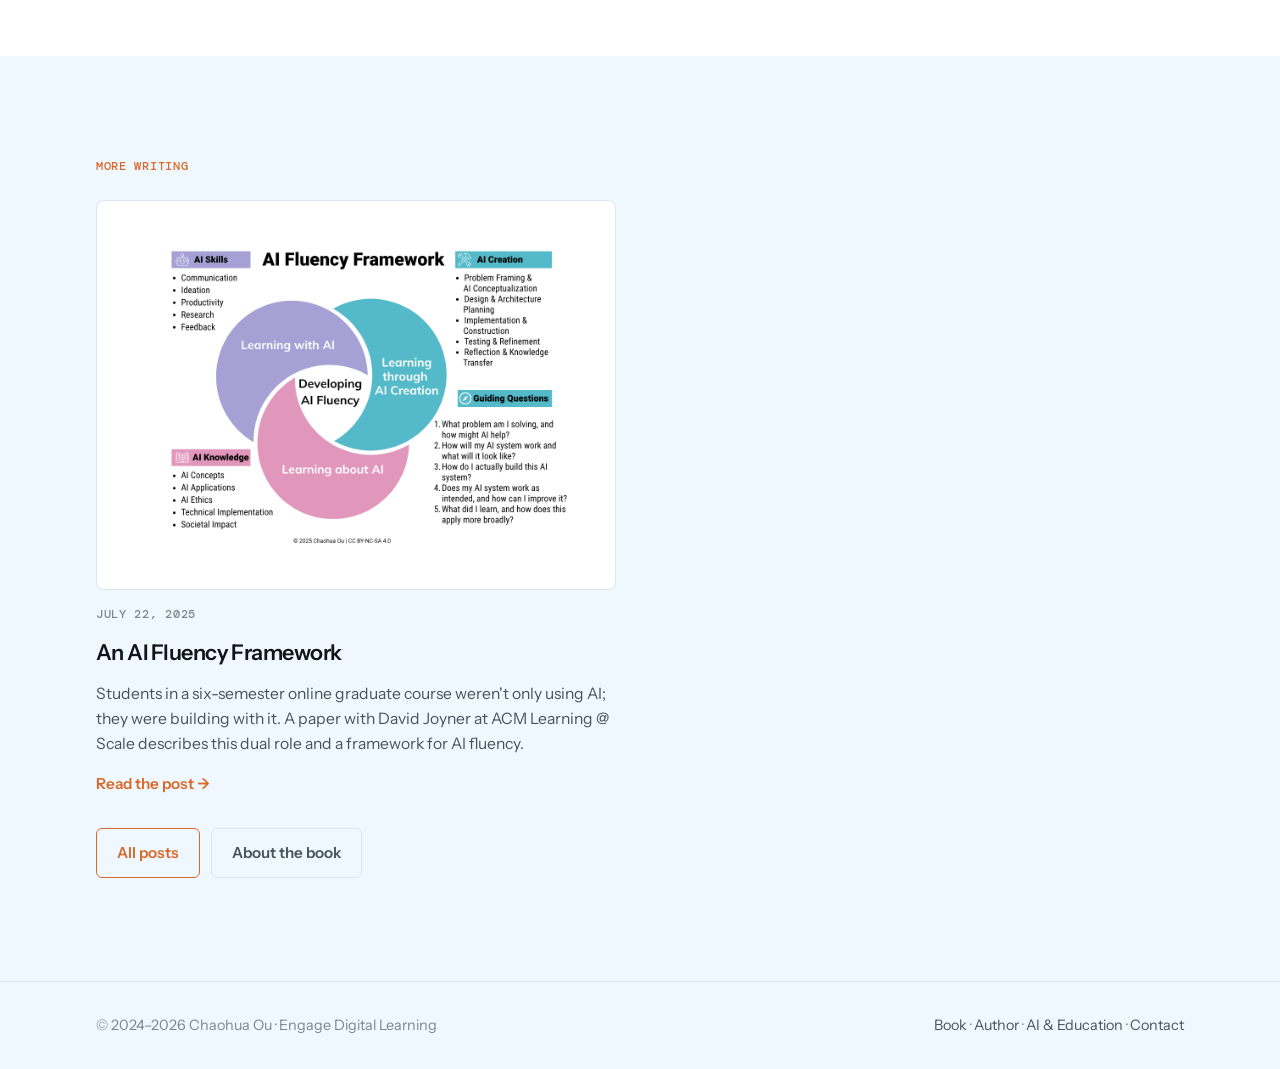
<file: blog/designing-ai-augmented-peer-assessment/index.html>
<!doctype html>
<html lang="en">
<head>
<meta charset="utf-8">
<meta name="viewport" content="width=device-width, initial-scale=1, viewport-fit=cover">
<title>Designing AI-Augmented Peer Assessment · Engage Digital Learning</title>
<meta name="description" content="Discussion boards scale, but participation is uneven. A five-year study of 1,451 students compared peer assessment with online discussion, and the results point to a design where AI supports every stage of peer review.">
<meta name="author" content="Chaohua Ou">
<meta name="robots" content="index, follow, max-image-preview:large">
<link rel="canonical" href="https://engagedigitallearning.com/blog/designing-ai-augmented-peer-assessment/">
<meta property="og:site_name" content="Engage Digital Learning">
<meta property="og:locale" content="en_US">
<meta property="og:url" content="https://engagedigitallearning.com/blog/designing-ai-augmented-peer-assessment/">
<meta property="og:title" content="Designing AI-Augmented Peer Assessment · Engage Digital Learning">
<meta property="og:description" content="Discussion boards scale, but participation is uneven. A five-year study of 1,451 students compared peer assessment with online discussion, and the results point to a design where AI supports every stage of peer review.">
<meta property="og:type" content="article">
<meta property="og:image" content="https://engagedigitallearning.com/images/ai-augmented-peer-assessment.png">
<meta property="og:image:alt" content="Seven elements of AI-augmented peer assessment arranged across pre-, during- and post-assessment stages">
<meta property="article:published_time" content="2025-10-23">
<meta property="article:author" content="Chaohua Ou">
<meta property="article:section" content="AI &amp; Education">
<meta name="twitter:card" content="summary_large_image">
<meta name="twitter:title" content="Designing AI-Augmented Peer Assessment · Engage Digital Learning">
<meta name="twitter:description" content="Discussion boards scale, but participation is uneven. A five-year study of 1,451 students compared peer assessment with online discussion, and the results point to a design where AI supports every stage of peer review.">
<meta name="twitter:image" content="https://engagedigitallearning.com/images/ai-augmented-peer-assessment.png">
<link rel="preconnect" href="https://fonts.googleapis.com">
<link rel="preconnect" href="https://fonts.gstatic.com" crossorigin>
<link rel="stylesheet" href="https://fonts.googleapis.com/css2?family=Instrument+Sans:ital,wght@0,400;0,500;0,600;0,700;1,400&family=DM+Mono:wght@400;500&display=swap">
<link rel="stylesheet" href="../../assets/site.css">
<script type="application/ld+json">{
 "@context": "https://schema.org",
 "@type": "BlogPosting",
 "@id": "https://engagedigitallearning.com/blog/designing-ai-augmented-peer-assessment/",
 "mainEntityOfPage": "https://engagedigitallearning.com/blog/designing-ai-augmented-peer-assessment/",
 "url": "https://engagedigitallearning.com/blog/designing-ai-augmented-peer-assessment/",
 "headline": "Designing AI-Augmented Peer Assessment",
 "alternativeHeadline": "What did 1,451 students teach us about peer assessment, and what's next with AI?",
 "description": "Discussion boards scale, but participation is uneven. A five-year study of 1,451 students compared peer assessment with online discussion, and the results point to a design where AI supports every stage of peer review.",
 "image": {
  "@type": "ImageObject",
  "url": "https://engagedigitallearning.com/images/ai-augmented-peer-assessment.png",
  "caption": "Seven elements of AI-augmented peer assessment arranged across pre-, during- and post-assessment stages"
 },
 "datePublished": "2025-10-23",
 "dateModified": "2025-10-23",
 "author": {
  "@type": "Person",
  "@id": "https://engagedigitallearning.com/#author",
  "name": "Chaohua Ou",
  "url": "https://engagedigitallearning.com/#author",
  "image": "https://engagedigitallearning.com/images/chaohua-ou.jpg",
  "jobTitle": "Director of Data and Learning Technologies",
  "worksFor": {
   "@type": "Organization",
   "name": "Lastinger Center for Learning, University of Florida",
   "url": "https://lastinger.center.ufl.edu/"
  },
  "knowsAbout": [
   "online learning",
   "instructional design",
   "student engagement",
   "educational technology",
   "AI in education",
   "peer assessment"
  ]
 },
 "publisher": {
  "@type": "Organization",
  "name": "Engage Digital Learning",
  "url": "https://engagedigitallearning.com/",
  "logo": {
   "@type": "ImageObject",
   "url": "https://engagedigitallearning.com/images/book-cover.jpg"
  }
 },
 "inLanguage": "en-US",
 "isPartOf": {
  "@type": "Blog",
  "@id": "https://engagedigitallearning.com/blog/#blog",
  "name": "AI & Education"
 },
 "keywords": [
  "AI in education",
  "online learning",
  "student engagement"
 ],
 "isAccessibleForFree": true
}</script>
</head>
<body>

<header>
  <nav class="wrap nav" aria-label="Main">
    <a class="brand" href="../../index.html">engage<em>.</em><span>digital learning</span></a>
    <button class="menu-btn" id="menuBtn" aria-expanded="false" aria-controls="menu">Menu</button>
    <ul id="menu">
      <li><a href="../../index.html#book">Book</a></li>
      <li><a href="../../index.html#framework">Framework</a></li>
      <li><a href="../../index.html#inside">Chapters</a></li>
      <li><a href="../../index.html#infographics">Infographics</a></li>
      <li><a href="../../index.html#author">Author</a></li>
      <li><a href="../../blog/">AI &amp; Education</a></li>
      <li><a href="../../index.html#contact">Contact</a></li>
      <li><a class="buy" href="https://www.routledge.com/Designing-Socially-Dynamic-Digital-Learning-Technologies-and-Strategies-for-Student-Engagement/Ou/p/book/9781032436012" target="_blank" rel="noopener">Get the book</a></li>
    </ul>
  </nav>
</header>

<main id="top">
<section class="hero post-hero">
  <div class="wrap">
    <p class="eyebrow"><a href="../../blog/">AI &amp; Education</a> · <time datetime="2025-10-23">October 23, 2025</time> · 8 min read</p>
    <h1>Designing AI-Augmented Peer Assessment</h1>
    <p class="deck">What did 1,451 students teach us about peer assessment, and what's next with AI?</p>
    <p class="by">By <b>Chaohua Ou</b></p>
  </div>
</section>

<article class="post-body">
  <div class="wrap">
    <div class="prose">

<h2>The big picture</h2>
<p>If you've ever taught a large online course, you know the drill: online discussion boards become your go-to tool for student engagement. They're scalable, easy to set up, and research tells us they work. But let's be honest, they also come with their share of headaches: low participation, uneven contributions, or students going through the motions just to check a box.</p>
<p>So, is there a better, or at least complementary, way to drive deeper engagement and learning?</p>
<p>I explored this question with my colleague <a href="https://www.davidjoyner.net/" target="_blank" rel="noopener">David Joyner</a> in a recent large-scale study comparing the effects of peer assessment and online discussion on online students' learning. We analyzed data from 1,451 students in the same online graduate course over five years (Spring 2020 to Fall 2024). What we discovered has really shed light on how we think about strategies for student engagement.</p>

<h2>What did we learn?</h2>
<div class="callouts">
  <div class="callout">
    <h3>Peer assessment is a performance driver</h3>
    <p>Students who actively gave feedback to their peers (we called them "Collaborators" and "Reviewers") significantly outperformed those who mainly stuck to discussion boards ("Discussants") or barely participated at all ("Limited Contributors"). The takeaway? When students critically evaluate their peers' work and provide structured feedback, their own learning takes a serious leap forward (Figure 1).</p>
  </div>
  <div class="callout">
    <h3>Online discussion still matters</h3>
    <p>But before we write off discussion boards entirely, here's the plot twist: our "Discussants" did significantly better than students with minimal engagement. Discussion boards aren't the problem; they're just not the <em>whole</em> solution.</p>
  </div>
  <div class="callout">
    <h3>Peer assessment was a much stronger predictor of both perceived peer support and overall course satisfaction</h3>
    <p>Students didn't just perform better. They <em>felt</em> more supported and valued the course more highly when peer assessment was part of their experience (Figure 2).</p>
  </div>
</div>

<figure class="fig">
  <img loading="lazy" src="../../images/peer-assessment-figure-1.png" alt="Bar chart of mean learning performance by participation group: Collaborators and Reviewers highest, Discussants in the middle, Limited Contributors lowest">
  <figcaption><strong>Figure 1: Mean learning performance scores by student participation group.</strong> The data shows a clear "step-up" effect. Students who actively provided feedback to peers (Collaborators and Reviewers) achieved the highest learning outcomes; students who primarily stuck to discussion boards (Discussants) performed well, but significantly lower than those who engaged in peer review; students with minimal engagement in either activity (Limited Contributors) saw the lowest performance scores.</figcaption>
</figure>

<figure class="fig">
  <img loading="lazy" src="../../images/peer-assessment-figure-2.jpg" alt="Bar chart of standardized coefficients: peer assessment predicts peer support and course effectiveness more strongly than online discussion">
  <figcaption><strong>Figure 2: The hidden value of peer assessment.</strong> This figure measures student sentiment: how much support they felt and how highly they rated the course. We used standardized coefficients (β) to compare the impact of different activities. In plain English, peer assessment is a much stronger predictor of student satisfaction than discussion boards. Even though discussion boards are often used to build community, the act of giving and receiving structured feedback does a better job of making students feel supported by their peers.</figcaption>
</figure>

<h2>What does this mean for teaching?</h2>
<blockquote class="pull">Online discussions are the warm-up, and peer assessment is the workout. Combined strategically, they create a learning rhythm that helps students move from participation to transformation.</blockquote>
<p>Think of it this way: online discussions are like the warm-up. They loosen things up, get students talking, and build comfort. Peer assessment is the workout. It stretches their thinking, builds intellectual stamina, and strengthens their ability to evaluate and reflect. You need both to build learning muscles that last.</p>
<p>When you combine them strategically, you're creating a learning rhythm: online discussions offer easy entry points, while peer assessment provides structured, reflective engagement. Together, they help students move from participation to transformation.</p>

<h2>But here are the challenges</h2>
<p>Anyone who's implemented peer assessment knows it's not exactly plug-and-play. You've got to:</p>
<ul>
  <li>Design clear rubrics (which takes time to create and refine)</li>
  <li>Train students to give quality feedback (not just "Great job!")</li>
  <li>Manage the logistics (who reviews whom? when? how many?)</li>
  <li>Deal with fairness concerns (Is this grade reliable? Is there bias?)</li>
</ul>
<p>These challenges are exactly why many instructors stick with online discussions despite peer assessment's proven benefits. It's just… <em>a lot</em>.</p>

<h2>Enter AI: a game-changer?</h2>
<p>This is where things get exciting (and a bit futuristic). What if AI could tackle those persistent pain points? Not replace the instructor or eliminate the human element, but handle the heavy lifting so we can focus on what matters most: student learning.</p>
<p>Based on my research and emerging work in this space, I've been developing a framework for designing AI-augmented peer assessment. This framework includes seven elements organized across three stages of the peer assessment process. It aims at leveraging AI to streamline logistics, enhance quality feedback, ensure fairness, and ultimately create a richer and more engaging learning experience for all learners.</p>

<figure class="fig">
  <img loading="lazy" src="../../images/ai-augmented-peer-assessment.png" alt="Circular diagram of seven AI-augmented peer assessment elements grouped into pre-assessment, during assessment and post-assessment">
  <figcaption>The framework: seven elements across three stages of peer assessment.</figcaption>
</figure>

<h2>The framework: 7 ways AI could transform peer assessment</h2>

<h3>Pre-assessment: before students start reviewing</h3>
<ol class="steps">
  <li><strong>AI-assisted rubric design.</strong> Imagine typing in your learning objectives and having AI generate a solid first draft of your rubric: clear criteria, performance levels, the works. You review it, tweak it, maybe even involve students in refining it. What used to take hours now takes minutes.</li>
  <li><strong>Intelligent reviewer assignment.</strong> Instead of randomly assigning reviewers (or spending an hour manually matching students), AI does the heavy lifting. It considers who has relevant expertise, balances workloads, avoids conflicts of interest, and even ensures students get diverse perspectives. Smart matching, zero headache.</li>
  <li><strong>Personalized feedback coaching.</strong> Before students review their peers' actual work, AI trains them. They practice on sample submissions, get immediate feedback on their comments ("This is too vague. Can you be more specific?"), and build their skills progressively. By the time they're reviewing real work, they know what good feedback looks like.</li>
</ol>

<h3>During assessment: while students are reviewing</h3>
<ol class="steps" start="4">
  <li><strong>AI feedback validation.</strong> As students write their peer reviews, AI acts like a real-time coach. "Your comment is constructive, but could you add a specific example?" or "You've addressed criterion #1 well, but what about criterion #2?" It catches issues before feedback gets submitted, ensuring quality and relevance.</li>
  <li><strong>Automated review oversight.</strong> Here's where AI becomes your teaching assistant. It monitors all reviews for quality, spots potential bias, flags suspiciously similar feedback (collusion, anyone?), and alerts you to cases that need your attention. You're not drowning in data. Instead, you're getting actionable insights about where to focus your limited time.</li>
</ol>

<h3>Post-assessment: after reviews are completed</h3>
<ol class="steps" start="6">
  <li><strong>AI-supported feedback synthesis.</strong> Students receive feedback from multiple peers: some helpful, some redundant, some contradictory. AI synthesizes it all into a coherent summary: "Here are the common themes, here's where reviewers agreed, here's where they diverged, and here are your top three priorities for revision." Clear, actionable, not overwhelming.</li>
  <li><strong>Analytics-driven interventions.</strong> AI analyzes patterns across all the peer assessment data. Which students are struggling? What common misconceptions keep appearing? Which rubric criteria are confusing? You get dashboards and insights that help you intervene early and refine your teaching. It's evidence-based decision-making on steroids.</li>
</ol>

<figure class="fig tall">
  <img loading="lazy" src="../../images/7-ways-ai-could-transform-peer-assessment.png" alt="Infographic: 7 ways AI could transform peer assessment">
  <figcaption>7 ways AI could transform peer assessment (infographic).</figcaption>
</figure>

<h2>The reality check</h2>
<p>Now, before you get too excited (or worried), let me be clear: some of these elements exist in various tools today. Others are still in the research phase. Building a comprehensive platform that does all seven seamlessly? That's going to take serious development work, cross-disciplinary collaboration, and significant investment.</p>
<p>More importantly, we need to proceed thoughtfully. As we build these AI-powered solutions, we have to grapple with some hard questions:</p>
<ul>
  <li>How do we protect student privacy while using their data to improve learning?</li>
  <li>How do we ensure AI doesn't perpetuate or amplify bias?</li>
  <li>How do we maintain transparency so students and instructors understand how AI is making decisions?</li>
  <li>Where's the line between helpful automation and over-reliance on algorithms?</li>
</ul>
<p>The goal isn't to replace instructors or eliminate human judgment. It's to free us from the logistical nightmare so we can focus on what we do best: teaching, mentoring, and making thoughtful pedagogical decisions.</p>
<p>We're not there yet. But with thoughtful development, ethical consideration, and continued research, I think we can get there.</p>
<p>What do you think? I'd love to hear your experiences with peer assessment: the good, the bad, and the "never again."</p>

<h2>Want to dive deeper?</h2>
<p>If you are interested in the research behind this framework, here are some excellent resources:</p>
<ol class="refs">
  <li>Darvishi, A., Khosravi, H., Sadiq, S., &amp; Gašević, D. (2022). Incorporating AI and learning analytics to build trustworthy peer assessment systems. <em>British Journal of Educational Technology, 53</em>(4), 844–875. <a href="https://doi.org/10.1111/bjet.13233">https://doi.org/10.1111/bjet.13233</a></li>
  <li>Ou, C. (2024). Engaging students with peer assessment. In C. Ou, <em>Designing Socially Dynamic Digital Learning</em> (pp. 98–112). Routledge. <a href="https://doi.org/10.4324/9781003368076">https://doi.org/10.4324/9781003368076</a></li>
  <li>Ou, C., &amp; Joyner, D. A. (2025). Assess or discuss: Comparing peer assessment and online discussion for enhancing learning at scale. <em>L@S '25: Proceedings of the Twelfth ACM Conference on Learning @ Scale</em>, 222–226. <a href="https://doi.org/10.1145/3698205.3733927">https://doi.org/10.1145/3698205.3733927</a></li>
  <li>Ou, C., Thajchayapong, P., &amp; Joyner, D. A. (2024). Open, collaborative, and AI-augmented peer assessment: Student participation, performance, and perceptions. <em>L@S '24: Proceedings of the Eleventh ACM Conference on Learning @ Scale</em>, 496–500. <a href="https://doi.org/10.1145/3657604.3664705">https://doi.org/10.1145/3657604.3664705</a></li>
  <li>Sichterman, B., Noroozi, O., Boetje, J., van Ginkel, S., Khosravi, H., &amp; Versendaal, J. (2025). Supporting peer learning with artificial intelligence: A systematic literature review. <em>Innovations in Education and Teaching International, 62</em>(5), 1648–1664. <a href="https://doi.org/10.1080/14703297.2025.2530118">https://doi.org/10.1080/14703297.2025.2530118</a></li>
  <li>Topping, K. J., Gehringer, E., Khosravi, H., Gudipati, S., Jadhav, K., &amp; Susarla, S. (2025). Enhancing peer assessment with artificial intelligence. <em>International Journal of Educational Technology in Higher Education, 22</em>(1). <a href="https://doi.org/10.1186/s41239-024-00501-1">https://doi.org/10.1186/s41239-024-00501-1</a></li>
</ol>

<div class="cite">
  <p class="eyebrow">How to cite this post</p>
  <p>Ou, C. (2025, October 23). <em>Designing AI-augmented peer assessment</em>. https://engagedigitallearning.com/blog/designing-ai-augmented-peer-assessment/</p>
</div>

    </div>
  </div>
</article>

<section class="band more-writing">
  <div class="wrap">
    <p class="eyebrow">More writing</p>
    <div class="posts">
<article class="post">
  <a class="img" href="../../blog/ai-fluency-framework/"><img loading="lazy" src="../../images/ai-fluency-framework.png" alt="AI Fluency Framework: three overlapping circles for learning with AI, learning about AI and learning through AI creation, with AI skills, AI knowledge and AI creation around them"></a>
  <time datetime="2025-07-22">July 22, 2025</time>
  <h3><a href="../../blog/ai-fluency-framework/">An AI Fluency Framework</a></h3>
  <p>Students in a six-semester online graduate course weren't only using AI; they were building with it. A paper with David Joyner at ACM Learning @ Scale describes this dual role and a framework for AI fluency.</p>
  <a class="more" href="../../blog/ai-fluency-framework/">Read the post →</a>
</article>
    </div>
    <p style="margin-top:2rem"><a class="btn" href="../../blog/">All posts</a> <a class="btn ghost" href="../../index.html#book" style="margin-left:.5rem">About the book</a></p>
  </div>
</section>
</main>

<footer>
  <div class="wrap">
    <span>© 2024–2026 Chaohua Ou · Engage Digital Learning</span>
    <span><a href="../../index.html#book">Book</a> · <a href="../../index.html#author">Author</a> · <a href="../../blog/">AI &amp; Education</a> · <a href="../../index.html#contact">Contact</a></span>
  </div>
</footer>

<script src="../../assets/site.js"></script>
</body>
</html>
</file>
<file: assets/site.css>
/* Layout: one quiet column of ~68ch running text, with a wider 1120px stage for the hero, the chapter grid and the gallery. */
:root{
  --paper:#f0f8ff;--paper-2:#ffffff;--ink:#101519;--ink-2:#46535d;--ink-3:#7a8792;--line:#d9e6f1;--accent:#d9692a;--accent-deep:#b5531d;--accent-2:#d9692a;--hero-bg:#1a1d21;--hero-fg:#ffffff;--hero-accent:#f08a45;--hero-btn-fg:#1a1d21;
  --display:"Instrument Sans", "Segoe UI", system-ui, sans-serif;
  --body:"Instrument Sans", "Segoe UI", system-ui, sans-serif;
  --mono:"DM Mono", ui-monospace, Menlo, monospace;
  color-scheme:light;
}
@media (prefers-color-scheme: dark){
  :root:not([data-theme="light"]){ --paper:#131619;--paper-2:#1b1f24;--ink:#eef0f2;--ink-2:#b4bbc3;--ink-3:#7f8790;--line:#2a3036;--accent:#f08a45;--accent-deep:#f5a874;--accent-2:#f08a45;--hero-bg:#0c0f12;--hero-fg:#ffffff;--hero-accent:#f08a45;--hero-btn-fg:#0c0f12; color-scheme:dark; }
}
:root[data-theme="dark"]{ --paper:#131619;--paper-2:#1b1f24;--ink:#eef0f2;--ink-2:#b4bbc3;--ink-3:#7f8790;--line:#2a3036;--accent:#f08a45;--accent-deep:#f5a874;--accent-2:#f08a45;--hero-bg:#0c0f12;--hero-fg:#ffffff;--hero-accent:#f08a45;--hero-btn-fg:#0c0f12; color-scheme:dark; }
*{box-sizing:border-box}
html{scroll-behavior:smooth}
@media (prefers-reduced-motion:reduce){html{scroll-behavior:auto} *{transition:none!important;animation:none!important}}
body{margin:0;background:var(--paper);color:var(--ink);font-family:var(--body);font-size:1.0625rem;line-height:1.6;-webkit-font-smoothing:antialiased}
img{max-width:100%;height:auto;display:block}
a{color:var(--accent);text-decoration:none}
a:hover{text-decoration:underline;text-underline-offset:3px}
:focus-visible{outline:2px solid var(--accent-2);outline-offset:3px;border-radius:2px}
h1,h2,h3{font-family:var(--display);font-weight:400;line-height:1.1;margin:0;text-wrap:balance;letter-spacing:-.01em}
h2{font-size:clamp(1.9rem,3.2vw,2.5rem)}
h3{font-size:1.35rem}
p{margin:0}
.wrap{max-width:1120px;margin:0 auto;padding-left:max(16px,env(safe-area-inset-left,0px));padding-right:max(16px,env(safe-area-inset-right,0px))}
.prose{max-width:68ch}
.eyebrow{font-size:.8rem;letter-spacing:.14em;text-transform:uppercase;color:var(--accent);font-weight:600}
.muted{color:var(--ink-2)}
section{padding-block:clamp(4rem,8vw,7rem)}

/* nav */
header{position:sticky;top:env(safe-area-inset-top,0px);z-index:20;background:color-mix(in srgb,var(--paper) 88%,transparent);backdrop-filter:blur(10px);border-bottom:1px solid var(--line)}
body::before{content:"";position:fixed;inset:0 0 auto;height:env(safe-area-inset-top,0px);z-index:30;background:var(--paper)}
.nav{display:flex;align-items:center;justify-content:space-between;gap:1rem;height:64px}
.brand{font-family:var(--display);font-size:1.05rem;line-height:1.05;color:var(--ink);white-space:nowrap;font-weight:700;letter-spacing:-.03em;display:flex;flex-direction:column}
.brand em{font-style:normal;color:var(--accent)}
.brand span{font-weight:500;letter-spacing:-.02em}
.nav ul{list-style:none;margin:0;padding:0;display:flex;gap:1.6rem}
.nav li a{color:var(--ink-2);font-size:.95rem;font-weight:500}
.nav li a:hover{color:var(--ink);text-decoration:none}
.nav .buy{color:var(--accent-2);font-weight:600}
.menu-btn{display:none;background:none;border:1px solid var(--line);border-radius:6px;padding:.4rem .7rem;color:var(--ink);font:inherit;font-size:.9rem;cursor:pointer}
@media (max-width:760px){
  .nav ul{display:none;position:absolute;left:0;right:0;top:64px;background:var(--paper);border-bottom:1px solid var(--line);flex-direction:column;gap:0;padding:.5rem max(16px,env(safe-area-inset-left,0px))}
  .nav ul.open{display:flex}
  .nav li a{display:block;padding:.75rem 0;border-top:1px solid var(--line)}
  .menu-btn{display:inline-block}
}

/* hero */
.hero{padding-block:clamp(3rem,7vw,6rem) clamp(3rem,6vw,5rem)}
.hero .wrap{display:grid;grid-template-columns:1.25fr .85fr;gap:clamp(2rem,6vw,5rem);align-items:center}
.hero .wrap>*,.two>*,.author .wrap>*,.contact .wrap>*,.framework .wrap>*{min-width:0}
.hero h1{font-size:clamp(2.4rem,5.2vw,4.2rem);font-weight:300;max-width:12ch}
.hero h1 strong{font-weight:500;color:var(--accent-deep)}
.hero .sub{margin-top:1.75rem;padding-top:1.25rem;border-top:1px solid rgba(255,255,255,.15);max-width:40ch;line-height:1.35;display:grid;gap:.35rem}
.hero .sub .title{font-family:var(--display);font-size:clamp(1.15rem,1.8vw,1.4rem);font-weight:600;letter-spacing:-.02em;color:#fff}
.hero .sub .subtitle{font-size:.95rem;color:rgba(255,255,255,.65)}
.hero .by{margin-top:1.5rem;color:var(--ink-2)}
.hero .by b{color:var(--ink);font-weight:600}
.actions{display:flex;flex-wrap:wrap;gap:.75rem;margin-top:2rem}
.btn{display:inline-flex;align-items:center;gap:.5rem;padding:.75rem 1.25rem;border-radius:4px;font-weight:600;font-size:.95rem;border:1px solid var(--accent);color:var(--accent);transition:background .15s,color .15s}
.btn:hover{background:var(--accent);color:var(--paper);text-decoration:none}
.btn.primary{background:var(--accent);color:#fff;border-color:var(--accent)}
.btn.primary:hover{background:var(--accent-deep);border-color:var(--accent-deep)}
.btn.ghost{border-color:var(--line);color:var(--ink-2)}
.btn.ghost:hover{background:var(--paper-2);color:var(--ink)}
.cover{justify-self:center;width:min(100%,340px);position:relative}
.cover img{border-radius:3px;box-shadow:0 30px 60px -20px rgba(20,40,45,.45),0 2px 6px rgba(20,40,45,.15)}
.cover::after{content:"";position:absolute;inset:0;border-radius:3px;box-shadow:inset 3px 0 6px -3px rgba(255,255,255,.35);pointer-events:none}
.pub{margin-top:1rem;text-align:center;font-size:.85rem;color:var(--ink-3)}
@media (max-width:820px){.hero .wrap{grid-template-columns:1fr}.cover{justify-self:start;width:min(70%,260px);order:-1}}

/* about */
.two{display:grid;grid-template-columns:minmax(0,1fr) minmax(0,1.4fr);gap:clamp(2rem,5vw,5rem)}
@media (max-width:820px){.two{grid-template-columns:1fr}}
.lede{font-family:var(--display);font-size:clamp(1.35rem,2.2vw,1.7rem);line-height:1.35;color:var(--ink);font-weight:300}
.facts{margin-top:2rem;display:grid;grid-template-columns:repeat(3,1fr);gap:1rem;border-top:1px solid var(--line);padding-top:1.25rem}
.facts div b{display:block;font-family:var(--display);font-size:1.6rem;font-weight:400;color:var(--accent-deep)}
.facts div span{font-size:.85rem;color:var(--ink-3);letter-spacing:.04em}
@media (max-width:480px){.facts{grid-template-columns:1fr 1fr}}

/* parts */
.parts{list-style:none;margin:3rem 0 0;padding:0;border-top:1px solid var(--line)}
.parts li{display:grid;grid-template-columns:5rem minmax(0,1.3fr) minmax(0,1fr);gap:1.5rem;padding:1.6rem 0;border-bottom:1px solid var(--line);align-items:baseline}
.parts .n{font-family:var(--display);font-size:2.2rem;line-height:1;color:var(--accent-2);font-weight:300}
.parts h3{font-size:1.3rem}
.parts h3 small{display:block;font-family:var(--body);font-size:.85rem;color:var(--accent);letter-spacing:.06em;text-transform:uppercase;margin-top:.35rem;font-weight:600}
.parts ol{margin:0;padding:0;list-style:none;color:var(--ink-2);font-size:.98rem}
.parts ol li{display:grid;grid-template-columns:3.4rem 1fr;gap:.5rem;padding:.15rem 0;border:0}
.parts ol li::before{content:attr(data-ch);color:var(--ink-3);font-variant-numeric:tabular-nums;white-space:nowrap}
@media (max-width:720px){.parts li{grid-template-columns:3.2rem 1fr}.parts ol{grid-column:2}.parts .n{font-size:1.6rem}}

/* interactions strip */
.inter{margin-top:3rem;display:grid;grid-template-columns:repeat(4,1fr);gap:1px;background:var(--line);border:1px solid var(--line)}
.inter div{background:var(--paper-2);padding:1.2rem 1.25rem}
.inter b{display:block;font-family:var(--display);font-weight:400;font-size:1.2rem;margin-bottom:.3rem}
.inter p{font-size:.92rem;color:var(--ink-2)}
@media (max-width:820px){.inter{grid-template-columns:1fr 1fr}}
@media (max-width:420px){.inter{grid-template-columns:1fr}}

/* gallery */
.gallery{margin-top:2.5rem;display:grid;grid-template-columns:repeat(4,1fr);gap:1.25rem}
.gallery figure{margin:0}
.gallery button{all:unset;cursor:zoom-in;display:block;width:100%;border-radius:4px;overflow:hidden;background:var(--paper-2);aspect-ratio:2/5;border:1px solid var(--line);transition:transform .2s,box-shadow .2s}
.gallery button:hover{transform:translateY(-3px);box-shadow:0 18px 30px -18px rgba(20,40,45,.45)}
.gallery button:focus-visible{outline:2px solid var(--accent-2);outline-offset:3px}
.gallery img{width:100%;height:100%;object-fit:cover;object-position:top}
.gallery figcaption{margin-top:.7rem;font-size:.92rem;color:var(--ink-2);line-height:1.35}
@media (max-width:820px){.gallery{grid-template-columns:1fr 1fr}}
.lightbox{position:fixed;inset:0;background:rgba(10,16,18,.92);z-index:50;display:flex;align-items:center;justify-content:center;padding:1rem}
.lightbox[hidden]{display:none}
.lightbox img{max-height:calc(100vh - 2rem);max-width:min(100%,560px);width:auto;border-radius:4px;background:#fff}
.lightbox button{position:absolute;top:max(1rem,env(safe-area-inset-top,0px));right:max(1rem,env(safe-area-inset-right,0px));background:none;border:1px solid rgba(255,255,255,.4);color:#fff;border-radius:999px;width:40px;height:40px;font-size:1.3rem;cursor:pointer}

/* author */
.author .wrap{display:grid;grid-template-columns:minmax(0,280px) minmax(0,1fr);gap:clamp(2rem,5vw,5rem);align-items:start}
.author img{border-radius:4px;filter:saturate(.9)}
.author .roles{margin-top:1.5rem;padding-top:1.25rem;border-top:1px solid var(--line);display:grid;gap:.6rem;font-size:.95rem}
.author .roles>div{display:grid;grid-template-columns:3.5rem 1fr;gap:.75rem}
.author .roles span{color:var(--ink-3);white-space:nowrap}
.highlights{margin:1.75rem 0 0;padding:0;list-style:none;display:grid;gap:.9rem}
.highlights li{padding-left:1.25rem;position:relative;color:var(--ink-2)}
.highlights li::before{content:"";position:absolute;left:0;top:.7em;width:.5rem;height:1px;background:var(--accent-2)}
@media (max-width:720px){.author .wrap{grid-template-columns:1fr}.author img{width:min(100%,240px)}}

/* writing */
.posts{margin-top:2.5rem;display:grid;grid-template-columns:1fr 1fr;gap:2rem}
@media (max-width:720px){.posts{grid-template-columns:1fr}}
.post{display:grid;gap:1rem}
.post a.img{display:block;border:1px solid var(--line);border-radius:4px;overflow:hidden;background:#fff;aspect-ratio:4/3}
.post a.img img{width:100%;height:100%;object-fit:contain;padding:6%}
.post time{font-size:.85rem;color:var(--ink-3);letter-spacing:.04em}
.post h3 a{color:var(--ink)}
.post p{color:var(--ink-2);font-size:.98rem}
.post .more{font-weight:600;font-size:.95rem}

/* contact */
.contact .wrap{display:grid;grid-template-columns:minmax(0,1fr) minmax(0,1.3fr);gap:clamp(2rem,5vw,5rem)}
@media (max-width:820px){.contact .wrap{grid-template-columns:1fr}}
form{display:grid;gap:1rem}
.field{display:grid;gap:.35rem}
label{font-size:.85rem;font-weight:600;letter-spacing:.04em;color:var(--ink-2)}
input,textarea{font:inherit;color:var(--ink);background:var(--paper-2);border:1px solid var(--line);border-radius:4px;padding:.7rem .85rem;width:100%}
input:focus,textarea:focus{outline:none;border-color:var(--accent);box-shadow:0 0 0 3px color-mix(in srgb,var(--accent) 20%,transparent)}
textarea{min-height:140px;resize:vertical}
form button{justify-self:start}
.note{font-size:.9rem;color:var(--ink-3)}

footer{border-top:1px solid var(--line);padding-block:2rem;font-size:.9rem;color:var(--ink-3)}
footer .wrap{display:flex;flex-wrap:wrap;gap:1rem;justify-content:space-between}
footer a{color:var(--ink-2)}

/* dark hero band */
header{background:var(--hero-bg);border-bottom:1px solid rgba(255,255,255,.08);backdrop-filter:none}
body::before{background:var(--hero-bg)}
.brand{color:var(--hero-fg)}
.brand em{color:var(--hero-accent)}
.brand{display:inline-block}
.brand span{display:block}
.nav li a{color:rgba(255,255,255,.72)}
.nav li a:hover{color:#fff}
.nav .buy{color:var(--hero-accent)}
.menu-btn{color:var(--hero-fg);border-color:rgba(255,255,255,.25)}
@media (max-width:760px){.nav ul{background:var(--hero-bg);border-color:rgba(255,255,255,.1)}.nav li a{border-color:rgba(255,255,255,.1)}}
.hero{background:var(--hero-bg);color:var(--hero-fg)}
.hero .eyebrow{color:var(--hero-accent)}
.hero h1{letter-spacing:-.035em;font-weight:700}
.hero h1 strong{color:var(--hero-accent);font-weight:700}
.hero .sub{color:rgba(255,255,255,.78);font-style:normal;font-weight:400}
.hero .by{color:rgba(255,255,255,.6)}
.hero .by b{color:#fff}
.hero .btn{border-color:rgba(255,255,255,.35);color:#fff}
.hero .btn:hover{background:rgba(255,255,255,.1);color:#fff}
.hero .btn.primary{background:var(--hero-accent);border-color:var(--hero-accent);color:var(--hero-btn-fg)}
.hero .btn.primary:hover{filter:brightness(1.08);background:var(--hero-accent);border-color:var(--hero-accent)}
.hero .btn.ghost{border-color:transparent;color:rgba(255,255,255,.75)}
.hero .btn.ghost:hover{background:rgba(255,255,255,.08);color:#fff}
.cover img{box-shadow:0 40px 80px -24px rgba(0,0,0,.7),0 2px 8px rgba(0,0,0,.4)}
.pub{color:rgba(255,255,255,.5)}
/* type system */
h1,h2,h3{font-family:var(--display);letter-spacing:-.025em;font-weight:600}
h2{font-size:clamp(1.8rem,3vw,2.4rem)}
.lede{font-family:var(--body);font-weight:400;font-size:clamp(1.2rem,1.8vw,1.45rem);letter-spacing:-.01em}
.eyebrow,.parts ol li::before,.post time,.facts div span,.author .roles span,label,.pub{font-family:var(--mono);letter-spacing:.06em;text-transform:uppercase;font-size:.72rem;font-weight:500}
.parts ol li::before{text-transform:none;letter-spacing:0;font-size:.8rem}
.parts .n{font-family:var(--mono);font-size:.85rem;color:var(--accent);letter-spacing:.1em;font-weight:500;align-self:start;padding-top:.45rem}
.parts .n::before{content:"PART "}
.parts h3{font-size:1.25rem}
.facts div b{font-family:var(--display);font-weight:600;font-size:2rem;letter-spacing:-.03em;color:var(--ink)}
.inter b{font-family:var(--display);font-weight:600;font-size:1.05rem}
.highlights li::before{background:var(--accent)}
.btn{border-radius:6px}
input,textarea{border-radius:6px}
.gallery button,.post a.img,.author img,.cover img{border-radius:8px}

/* bands + framework */
.band{background:var(--paper-2)}
.framework .wrap{display:grid;grid-template-columns:minmax(0,.9fr) minmax(0,1.1fr);gap:clamp(2rem,6vw,5rem);align-items:center}
@media (max-width:820px){.framework .wrap{grid-template-columns:1fr}}
.framework .detail{margin-top:1.75rem;padding-left:1.25rem;border-left:3px solid var(--accent);min-height:7rem}
.framework .detail h3{font-size:1.15rem}
.framework .detail p{margin-top:.4rem;color:var(--ink-2)}
.framework .fwRef{font-family:var(--mono);font-size:.72rem;letter-spacing:.06em;text-transform:uppercase;color:var(--ink-3)!important;margin-top:.75rem}
.cards{display:grid;grid-template-columns:1fr 1fr;gap:.75rem}
@media (max-width:480px){.cards{grid-template-columns:1fr}}
.card{all:unset;box-sizing:border-box;cursor:pointer;display:block;background:var(--paper-2);border:1px solid var(--line);border-radius:8px;padding:1.4rem 1.4rem 1.3rem;min-height:9.5rem;transition:background .15s,color .15s,border-color .15s,transform .15s}
.card:hover{transform:translateY(-2px);border-color:var(--ink-3)}
.card:focus-visible{outline:2px solid var(--accent);outline-offset:3px}
.card[aria-pressed="true"]{background:var(--hero-bg);color:#fff;border-color:var(--hero-bg)}
.card .num{display:block;font-family:var(--mono);font-size:.72rem;letter-spacing:.06em;text-transform:uppercase;color:var(--accent)}
.card[aria-pressed="true"] .num{color:var(--hero-accent)}
.card strong{display:block;font-family:var(--display);font-weight:600;font-size:1.1rem;margin:1rem 0 .3rem;letter-spacing:-.01em}
.card small{display:block;font-size:.85rem;opacity:.75}

/* ===== blog pages ===== */
.post-hero{padding-block:clamp(3rem,6vw,5rem)}
.post-hero .wrap{display:block}
.post-hero .eyebrow a{color:inherit}
.post-hero h1{font-size:clamp(2rem,4.4vw,3.4rem);font-weight:600;max-width:22ch;margin-top:.75rem}
.post-hero .deck{margin-top:1rem;max-width:52ch;font-size:clamp(1.1rem,1.6vw,1.3rem);line-height:1.45;color:rgba(255,255,255,.78)}
.post-hero .by{margin-top:1.25rem}
.post-body{padding-block:clamp(3rem,6vw,5rem);background:var(--paper-2)}
.more-writing.band{background:var(--paper)}
.post-body .prose{margin:0 auto;max-width:70ch;font-size:1.0875rem;line-height:1.7}
.post-body .prose>*+*{margin-top:1.1rem}
.post-body .prose h2{font-size:clamp(1.5rem,2.4vw,1.9rem);margin-top:2.75rem}
.post-body .prose h3{font-size:1.2rem;margin-top:2rem}
.post-body .prose h2+*,.post-body .prose h3+*{margin-top:.75rem}
.post-body .prose ul,.post-body .prose ol{padding-left:1.4rem}
.post-body .prose li+li{margin-top:.4rem}
.post-body .prose a{text-decoration:underline;text-underline-offset:3px;text-decoration-color:color-mix(in srgb,var(--accent) 45%,transparent)}
.post-body .prose a:hover{text-decoration-color:var(--accent)}
.callouts{display:grid;gap:1rem;margin-top:1.25rem}
.callout{background:var(--paper);border:1px solid var(--line);border-radius:8px;padding:1.25rem 1.4rem 1.25rem 1.6rem;position:relative}
.callout::before{content:"";position:absolute;left:0;top:1.25rem;bottom:1.25rem;width:3px;background:var(--accent);border-radius:2px}
.callout h3{font-size:1.08rem;margin:0}
.callout p{margin-top:.5rem;color:var(--ink-2);font-size:1rem}
.fig{margin:2rem 0 0}
.fig img{border:1px solid var(--line);border-radius:8px;background:#fff}
.fig.tall img{max-width:min(100%,480px);margin:0 auto}
.fig figcaption{margin-top:.75rem;font-size:.92rem;line-height:1.5;color:var(--ink-2)}
.pull{margin:2rem 0 0;padding:0 0 0 1.4rem;border-left:3px solid var(--accent);font-family:var(--display);font-size:clamp(1.2rem,1.8vw,1.45rem);font-weight:500;letter-spacing:-.015em;line-height:1.4;color:var(--ink)}
.steps li{margin-top:.75rem}
.steps li::marker{color:var(--accent);font-weight:600}
.refs{font-size:.95rem;color:var(--ink-2)}
.refs li+li{margin-top:.6rem}
.refs a{word-break:break-all}
.cite{margin-top:3rem;padding:1.25rem 1.4rem;background:var(--paper);border:1px solid var(--line);border-radius:8px;font-size:.95rem}
.cite p+p{margin-top:.5rem}
.cite p,.refs li{overflow-wrap:anywhere}
.more-writing .posts{margin-top:1.5rem;grid-template-columns:minmax(0,520px)}
</file>
